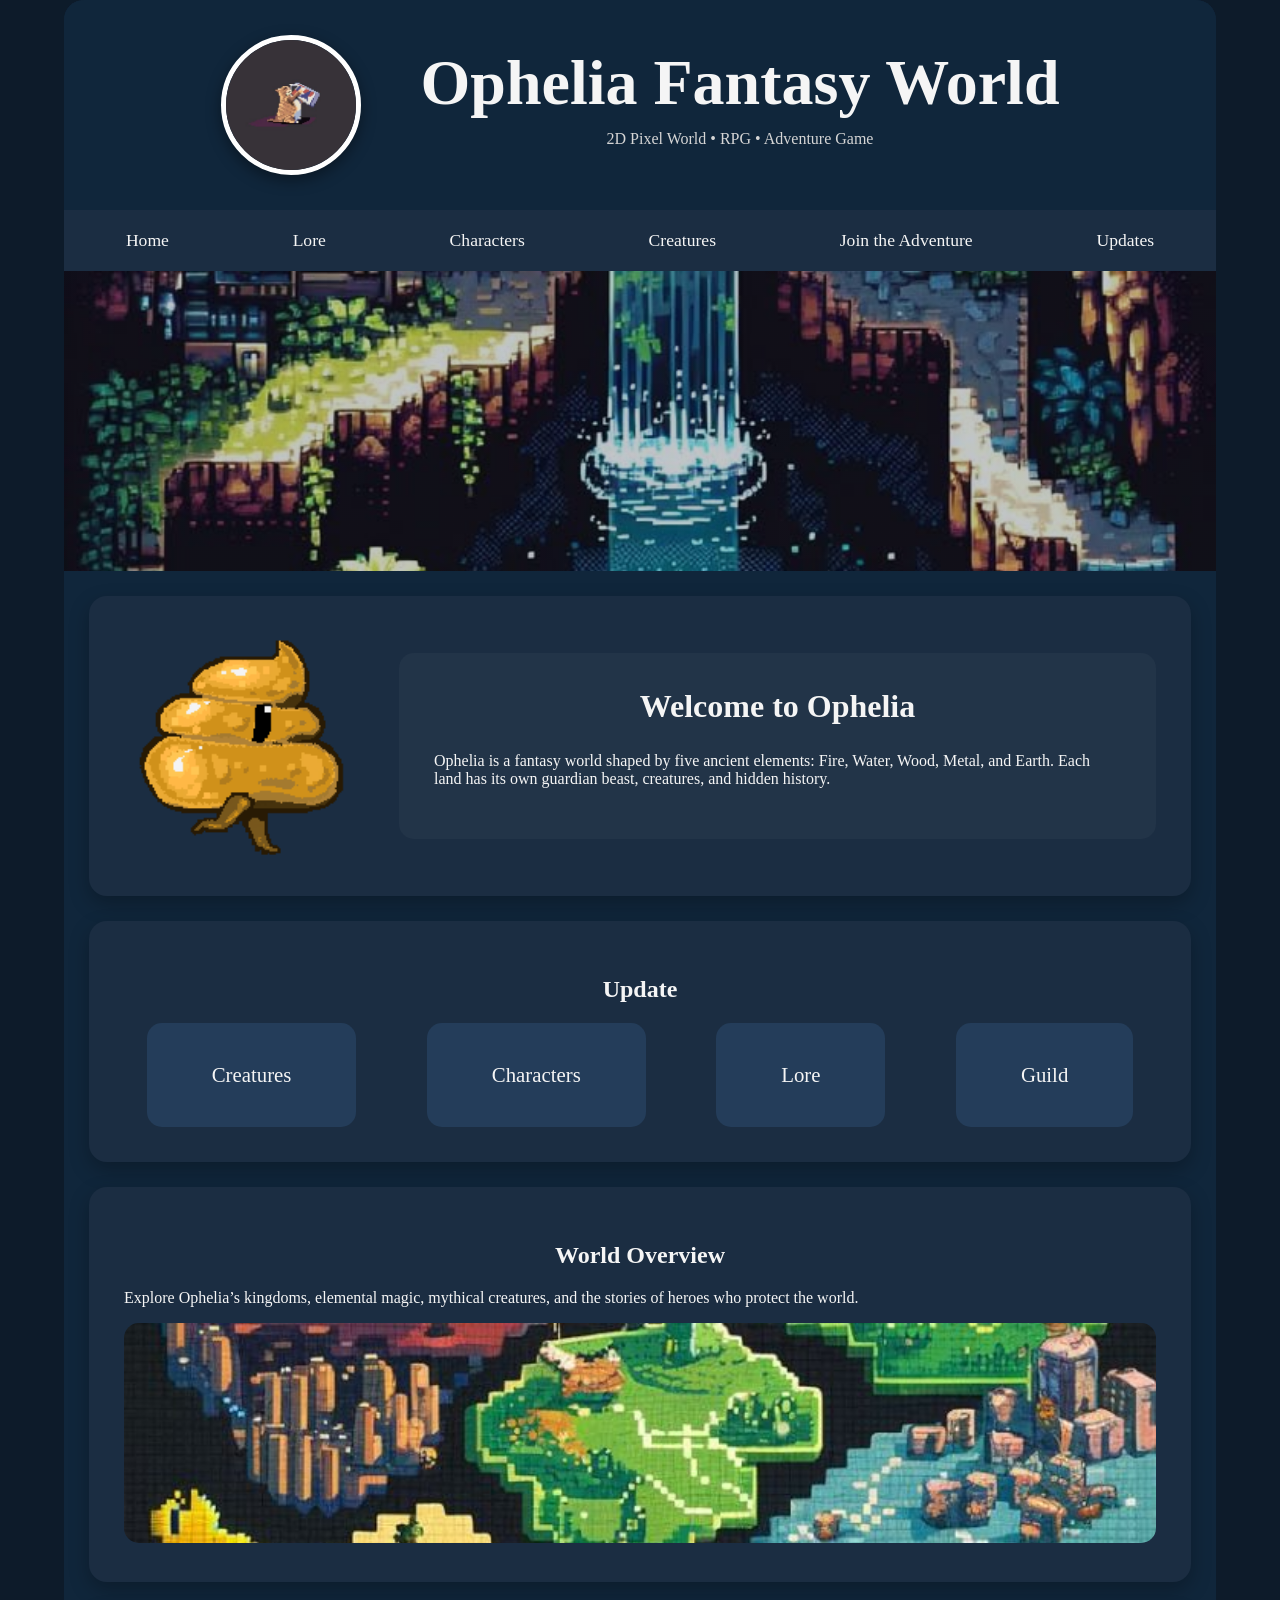
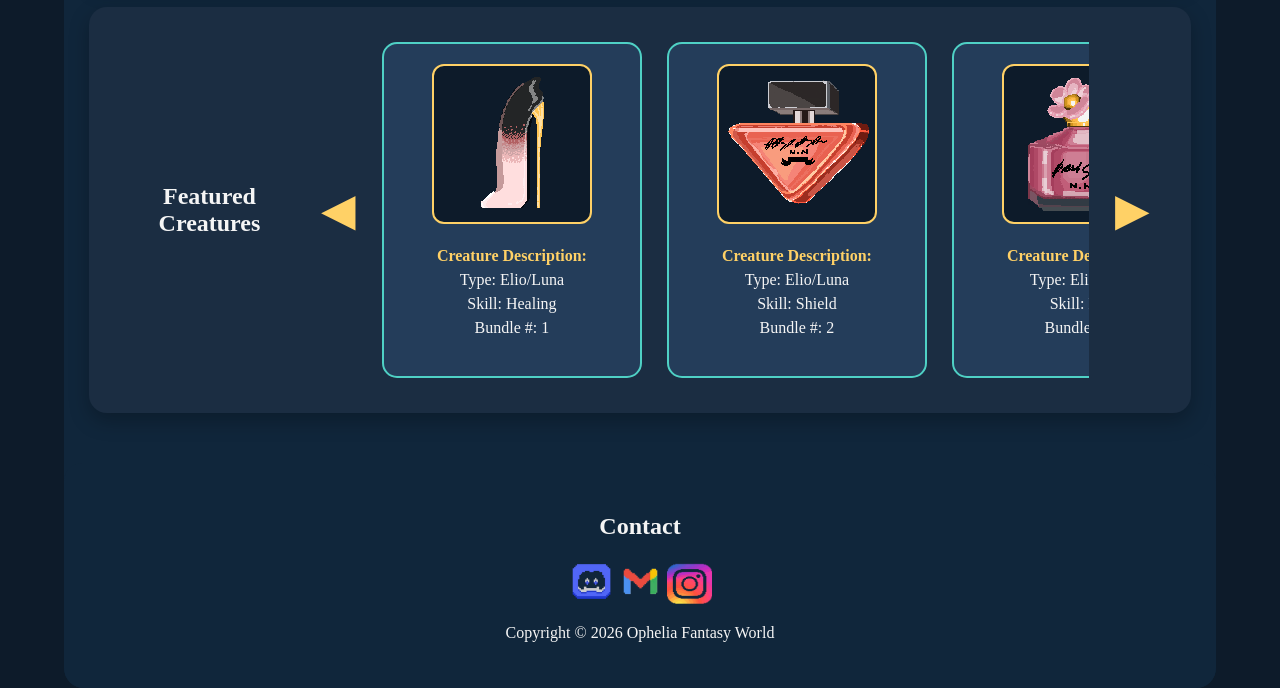
<file: index.html>
<!DOCTYPE html>
<html lang="en">
<head>

<!-- Google tag (gtag.js) -->
    <script async src="https://www.googletagmanager.com/gtag/js?id=G-2VYM9FQM9H"></script>
        <script>
            window.dataLayer = window.dataLayer || [];
            function gtag(){dataLayer.push(arguments);}
            gtag('js', new Date());

            gtag('config', 'G-2VYM9FQM9H');
    </script>

    <title>Ophelia Fantasy World</title>
    <meta charset="utf-8">
    <meta name="viewport" content="width=device-width, initial-scale=1.0">
    <link rel="stylesheet" href="ophelia.css">
</head>
<body>
<div id="wrapper">
    <header>

        <img class="logo" src="images/logo.jpg" alt="Ophelia Logo">

        <div class="title">
            <h1><a href="index.html">Ophelia Fantasy World</a></h1>
            <p>2D Pixel World • RPG • Adventure Game</p>
        </div>
    </header>

    <nav>
        <ul>
            <li><a href="index.html">Home</a></li>
            <li><a href="lore.html">Lore</a></li>
            <li><a href="characters.html">Characters</a></li>
            <li><a href="creatures.html">Creatures</a></li>
            <li><a href="jointheadventure.html">Join the Adventure</a></li>
            <li><a href="updates.html">Updates</a></li>
        </ul>
    </nav>

    <div id="homehero"></div>

    <main>
    <section class="featured"> 
        <img src="images/Shit.png" alt="Featured character">
        <div>
            <h2>Welcome to Ophelia</h2>
            <p>
                Ophelia is a fantasy world shaped by five ancient elements:
                Fire, Water, Wood, Metal, and Earth. Each land has its own
                guardian beast, creatures, and hidden history.
            </p>
        </div>
    </section>

    <section class="updates">
        <h2>Update</h2>
        <div class="update-boxes">
            <a href="creatures.html">Creatures</a>
            <a href="characters.html">Characters</a>
            <a href="lore.html">Lore</a>
            <a href="jointheadventure.html">Guild</a>
        </div>
    </section>

    <section class="overview">
        <h2>World Overview</h2>
        <p>
            Explore Ophelia’s kingdoms, elemental magic, mythical creatures,
            and the stories of heroes who protect the world.
        </p>
        <img src="images/landscape.jpg" alt="Ophelia landscape">
    </section>

    <section class="creature-carousel">
        <h2>Featured Creatures</h2>

        <button class="arrow left">&#9664;</button>

            <div class="creature-track">
                <div class="creature-card">
                    <img src="images/Enemy_3.png" alt="Creature 1">
                    <p>
                    <strong>Creature Description:</strong><br>
                    Type: Elio/Luna<br>
                    Skill: Healing<br>
                    Bundle #: 1
                    </p>
                </div>

                <div class="creature-card">
                    <img src="images/Enemy_4.png" alt="Creature 2">
                    <p>
                    <strong>Creature Description:</strong><br>
                    Type: Elio/Luna<br>
                    Skill: Shield<br>
                    Bundle #: 2
                    </p>
                </div>

                <div class="creature-card">
                    <img src="images/Enemy_5.png" alt="Creature 3">
                    <p>
                    <strong>Creature Description:</strong><br>
                    Type: Elio/Luna<br>
                    Skill: Fire<br>
                    Bundle #: 3
                    </p>
                </div>
            </div>

        <button class="arrow right">&#9654;</button>
    </section>

    </main>

    <footer>
        <h2>Contact</h2>

        <div class="contact-links">
            <a class="contact-btn"
                href="https://discord.gg/yourInviteCode"
                target="_blank">
                <img src="images/discord_pixel.png" alt="Discord">
            </a>

            <a class="contact-btn"
            href="mailto:opheliafantasyworld@gmail.com">
                <img src="images/gmail_pixel.png" alt="Email">
            </a>

            <a class="contact-btn"
                href="https://instagram.com/opheliafantasyworld"
                target="_blank">
                <img src="images/instargram_pixel.png" alt="Instagram">
            </a>
    </div>

    <p>Copyright &copy; 2026 Ophelia Fantasy World</p>
</footer>

    </div>

    <script>
        const track = document.querySelector(".creature-track");
        const leftArrow = document.querySelector(".left");
        const rightArrow = document.querySelector(".right");

        leftArrow.addEventListener("click", function() {
            track.scrollBy({
                left: -300,
                behavior: "smooth"
            });
        });

        rightArrow.addEventListener("click", function() {
            track.scrollBy({
                left: 300,
                behavior: "smooth"
            });
        });
    </script>

</body>
</html>
</file>
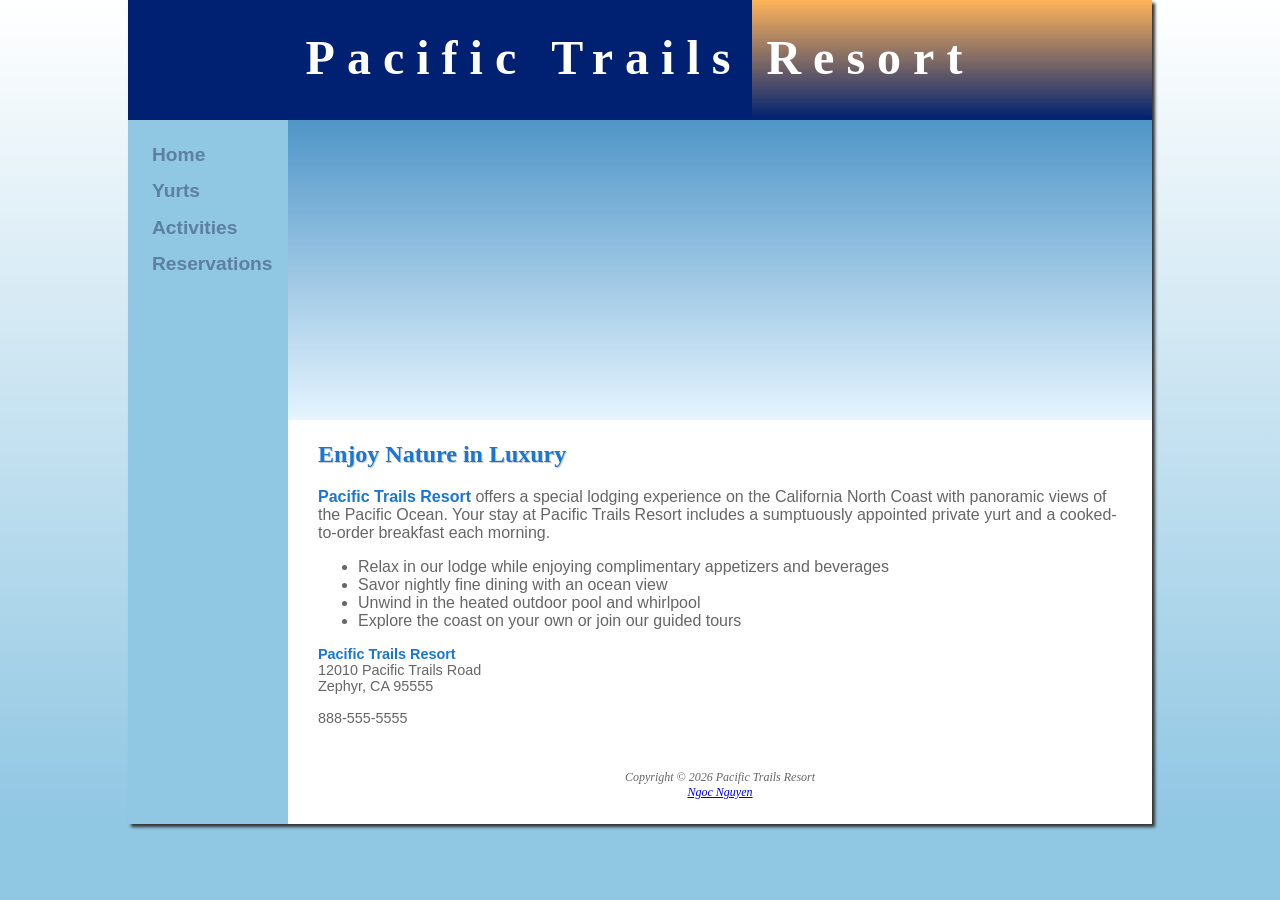
<file: nnguyent-ch10CS/nnguyent-ch10CS/index.html>
<!DOCTYPE html>
<html lang="en">
<head>
    <title>Pacific Trails Resort</title>
    <meta charset="utf-8">
    <meta name="viewport" content="width=device-width, initial-scale=1.0">
    <link rel="stylesheet" href="pacific.css">
</head>
<body>
<div id="wrapper">
    <header>
        <h1><a href="index.html">Pacific Trails Resort</a></h1>
    </header>

    <nav>
        <ul>
            <li><a href="index.html">Home</a></li>
            <li><a href="yurts.html">Yurts</a></li>
            <li><a href="activities.html">Activities</a></li>
            <li><a href="reservations.html">Reservations</a></li>
        </ul>
    </nav>

    <div id="homehero"></div>

    <main>
        <h2>Enjoy Nature in Luxury</h2>
        <p>
            <span class="resort">Pacific Trails Resort</span> offers a special lodging
            experience on the California North Coast with panoramic views of the Pacific Ocean.
            Your stay at Pacific Trails Resort includes a sumptuously appointed private yurt
            and a cooked-to-order breakfast each morning.
        </p>
        <ul>
            <li>Relax in our lodge while enjoying complimentary appetizers and beverages</li>
            <li>Savor nightly fine dining with an ocean view</li>
            <li>Unwind in the heated outdoor pool and whirlpool</li>
            <li>Explore the coast on your own or join our guided tours</li>
        </ul>
        <div id="contact">
            <span class="resort">Pacific Trails Resort</span><br>
            12010 Pacific Trails Road<br>
            Zephyr, CA 95555<br><br>
            888-555-5555
        </div>
    </main>

    <footer>
        Copyright &copy; 2026 Pacific Trails Resort<br>
        <a href="mailto:aava91004@gmail.com">Ngoc Nguyen</a>
    </footer>
</div>
</body>
</html>
</file>
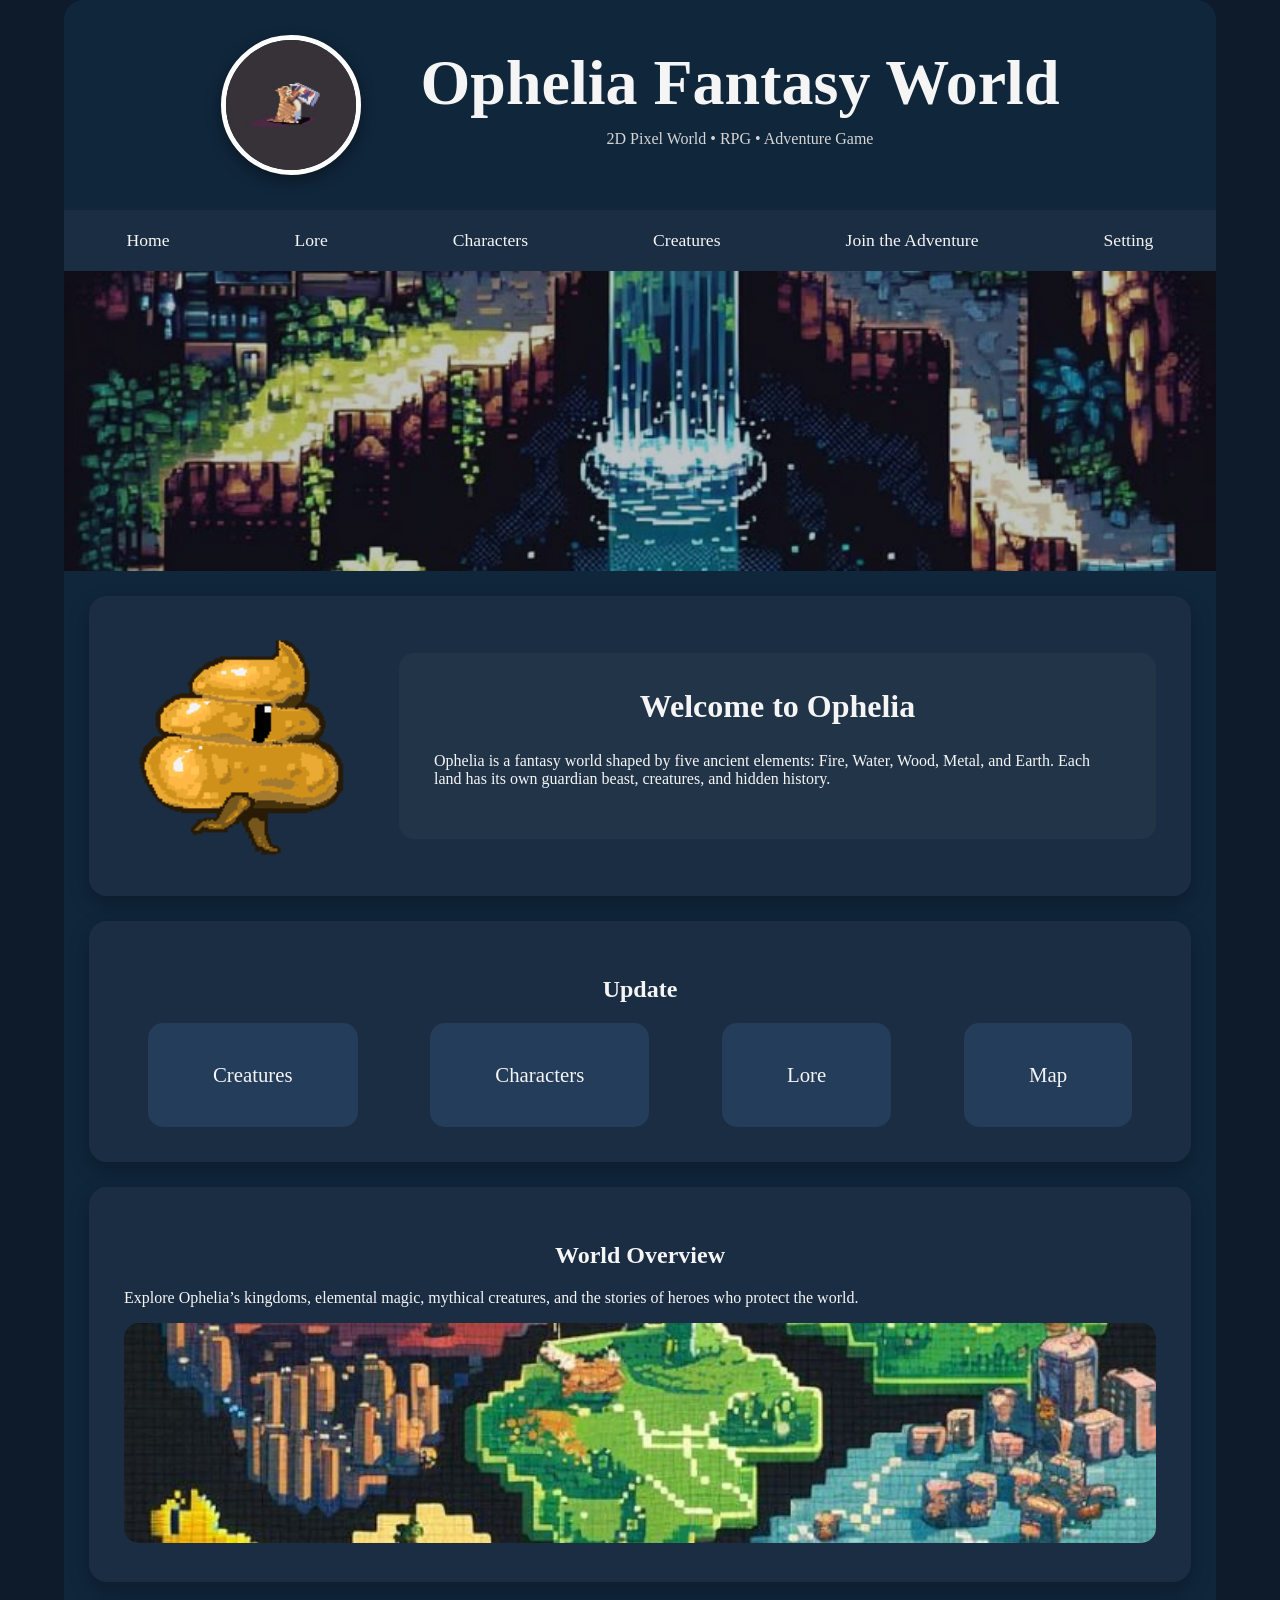
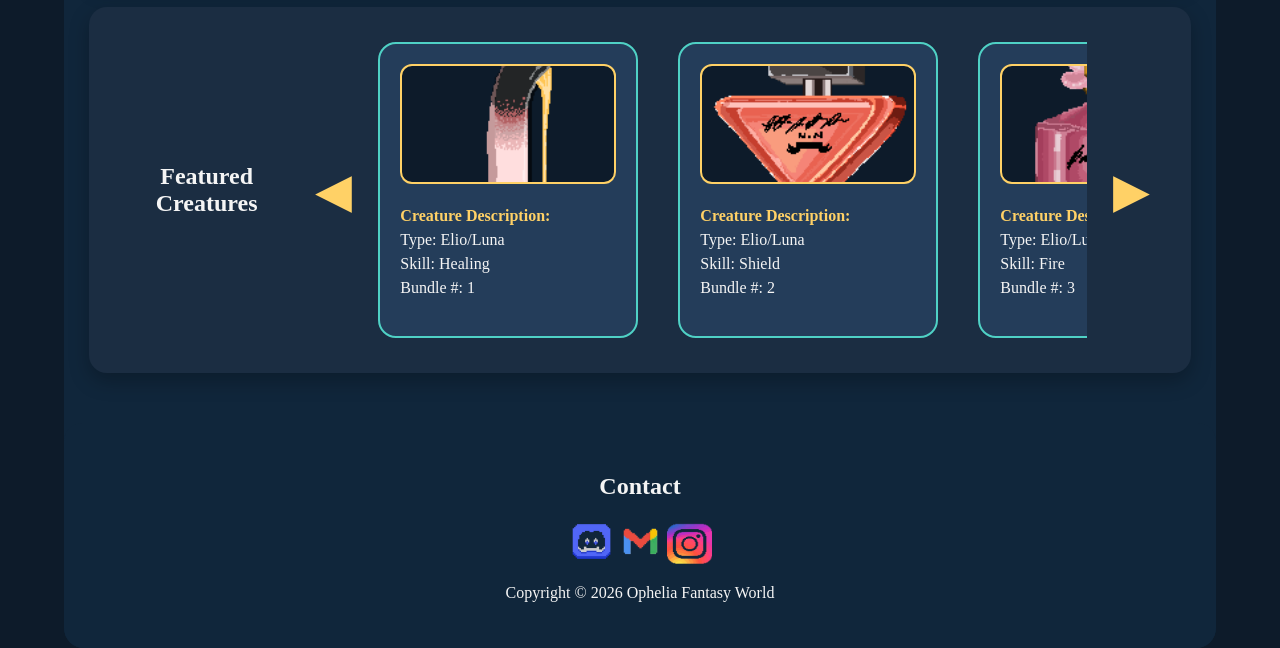
<file: nnguyent-Project Assignment - Project Update 1/nnguyent-Project Assignment - Project Update 1/index.html>
<!DOCTYPE html>
<html lang="en">
<head>
    <title>Ophelia Fantasy World</title>
    <meta charset="utf-8">
    <meta name="viewport" content="width=device-width, initial-scale=1.0">
    <link rel="stylesheet" href="ophelia.css">
</head>
<body>
<div id="wrapper">
    <header>

        <img class="logo" src="images/logo.jpg" alt="Ophelia Logo">

        <div class="title">
            <h1><a href="index.html">Ophelia Fantasy World</a></h1>
            <p>2D Pixel World • RPG • Adventure Game</p>
        </div>
    </header>

    <nav>
        <ul>
            <li><a href="index.html">Home</a></li>
            <li><a href="lore.html">Lore</a></li>
            <li><a href="characters.html">Characters</a></li>
            <li><a href="creatures.html">Creatures</a></li>
            <li><a href="contact.html">Join the Adventure</a></li>
            <li><a href="setting.html">Setting</a></li>
        </ul>
    </nav>

    <div id="homehero"></div>

    <main>
    <section class="featured">
        <img src="images/Shit.png" alt="Featured character">
        <div>
            <h2>Welcome to Ophelia</h2>
            <p>
                Ophelia is a fantasy world shaped by five ancient elements:
                Fire, Water, Wood, Metal, and Earth. Each land has its own
                guardian beast, creatures, and hidden history.
            </p>
        </div>
    </section>

    <section class="updates">
        <h2>Update</h2>
        <div class="update-boxes">
            <a href="creatures.html">Creatures</a>
            <a href="characters.html">Characters</a>
            <a href="lore.html">Lore</a>
            <a href="setting.html">Map</a>
        </div>
    </section>

    <section class="overview">
        <h2>World Overview</h2>
        <p>
            Explore Ophelia’s kingdoms, elemental magic, mythical creatures,
            and the stories of heroes who protect the world.
        </p>
        <img src="images/landscape.jpg" alt="Ophelia landscape">
    </section>

    <section class="creature-carousel">
        <h2>Featured Creatures</h2>

        <button class="arrow left">&#9664;</button>

            <div class="creature-track">
                <div class="creature-card">
                    <img src="images/Enemy_3.png" alt="Creature 1">
                    <p>
                    <strong>Creature Description:</strong><br>
                    Type: Elio/Luna<br>
                    Skill: Healing<br>
                    Bundle #: 1
                    </p>
                </div>

                <div class="creature-card">
                    <img src="images/Enemy_4.png" alt="Creature 2">
                    <p>
                    <strong>Creature Description:</strong><br>
                    Type: Elio/Luna<br>
                    Skill: Shield<br>
                    Bundle #: 2
                    </p>
                </div>

                <div class="creature-card">
                    <img src="images/Enemy_5.png" alt="Creature 3">
                    <p>
                    <strong>Creature Description:</strong><br>
                    Type: Elio/Luna<br>
                    Skill: Fire<br>
                    Bundle #: 3
                    </p>
                </div>
            </div>

        <button class="arrow right">&#9654;</button>
    </section>

    </main>

    <footer>
        <h2>Contact</h2>

        <div class="contact-links">
            <a class="contact-btn"
                href="https://discord.gg/yourInviteCode"
                target="_blank">
                <img src="images/discord_pixel.png" alt="Discord">
            </a>

            <a class="contact-btn"
            href="mailto:opheliafantasyworld@gmail.com">
                <img src="images/gmail_pixel.png" alt="Email">
            </a>

            <a class="contact-btn"
                href="https://instagram.com/opheliafantasyworld"
                target="_blank">
                <img src="images/instargram_pixel.png" alt="Instagram">
            </a>
    </div>

    <p>Copyright &copy; 2026 Ophelia Fantasy World</p>
</footer>

    </div>

    <script>
        const track = document.querySelector(".creature-track");
        const leftArrow = document.querySelector(".left");
        const rightArrow = document.querySelector(".right");

        leftArrow.addEventListener("click", function() {
            track.scrollBy({
                left: -300,
                behavior: "smooth"
            });
        });

        rightArrow.addEventListener("click", function() {
            track.scrollBy({
                left: 300,
                behavior: "smooth"
            });
        });
    </script>

</body>
</html>
</file>
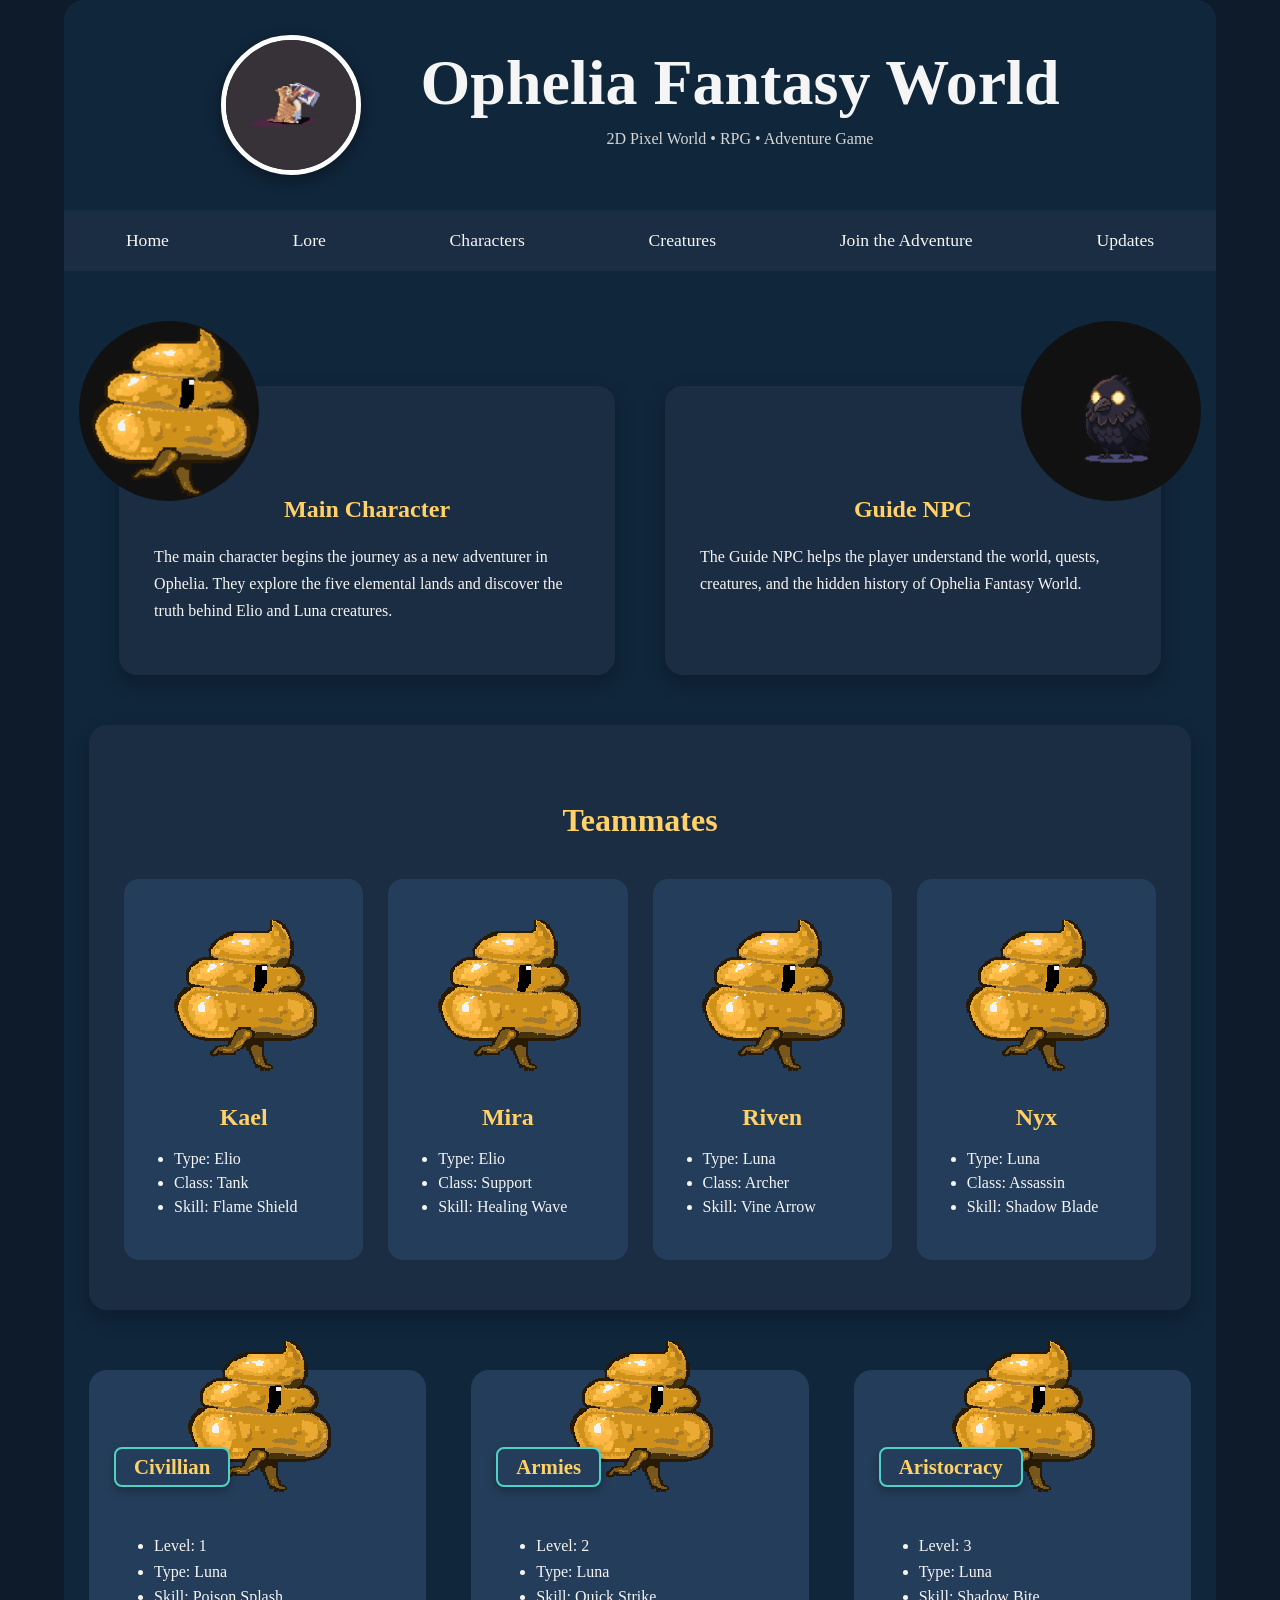
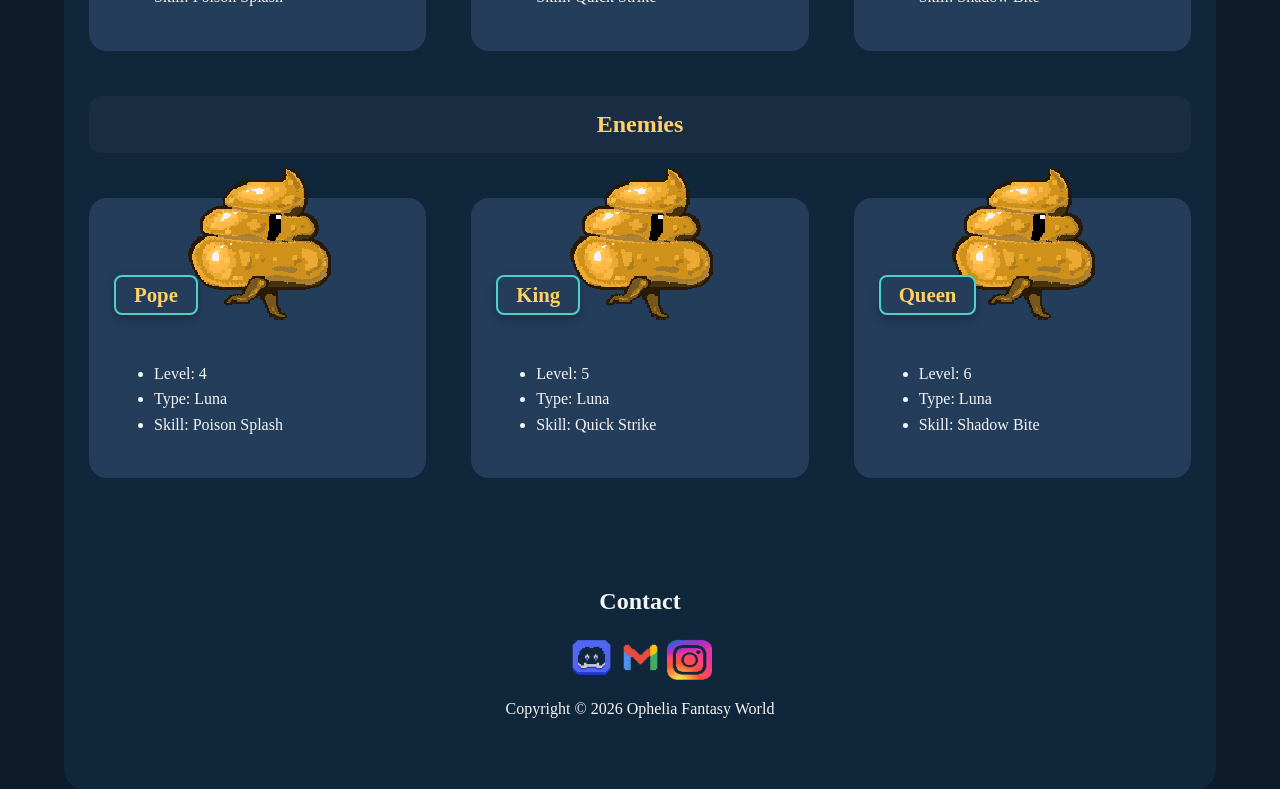
<file: characters.html>
<!DOCTYPE html>
<html lang="en">
<head>

<!-- Google tag (gtag.js) -->
    <script async src="https://www.googletagmanager.com/gtag/js?id=G-2VYM9FQM9H"></script>
        <script>
            window.dataLayer = window.dataLayer || [];
            function gtag(){dataLayer.push(arguments);}
            gtag('js', new Date());

            gtag('config', 'G-2VYM9FQM9H');
    </script>

    <title>Ophelia Fantasy World</title>
    <meta charset="utf-8">
    <meta name="viewport" content="width=device-width, initial-scale=1.0">
    <link rel="stylesheet" href="ophelia.css">
</head>
<body>
<div id="wrapper">
    <header>

        <img class="logo" src="images/logo.jpg" alt="Ophelia Logo">

        <div class="title">
            <h1><a href="index.html">Ophelia Fantasy World</a></h1>
            <p>2D Pixel World • RPG • Adventure Game</p>
        </div>
    </header>

    <nav>
        <ul>
            <li><a href="index.html">Home</a></li>
            <li><a href="lore.html">Lore</a></li>
            <li><a href="characters.html">Characters</a></li>
            <li><a href="creatures.html">Creatures</a></li>
            <li><a href="jointheadventure.html">Join the Adventure</a></li>
            <li><a href="updates.html">Updates</a></li>
        </ul>
    </nav>

    <main> 
        
        <section class="character-top">

            <div class="character-box">
                <div class="circle-img left-circle">
                    <img src="images/Shit.png" alt="Main Character">
                </div>

                <h2>Main Character</h2>
                <p>The main character begins the journey as a new adventurer in Ophelia.
                    They explore the five elemental lands and discover the truth behind Elio and Luna creatures.
                </p>
            </div>

            <div class="character-box">
                <div class="circle-img right-circle">
                    <img src="images/guide.png" alt="Guide NPC">
                </div>

                <h2>Guide NPC</h2>
                <p> The Guide NPC helps the player understand the world, quests, creatures,
                    and the hidden history of Ophelia Fantasy World.
                </p>
            </div>

        </section>

        <section class="teammates">

            <h2>Teammates</h2>

                <div class="teammate-grid">

                    <div class="teammate-card">
                        <img src="images/Shit.png" alt="Fire Teammate">
                        <h3>Kael</h3>
                        <ul>
                            <li>Type: Elio</li>
                            <li>Class: Tank</li>
                            <li>Skill: Flame Shield</li>
                        </ul>
                    </div>

                    <div class="teammate-card">
                        <img src="images/Shit.png" alt="Water Teammate">
                        <h3>Mira</h3>
                        <ul>
                            <li>Type: Elio</li>
                            <li>Class: Support</li>
                            <li>Skill: Healing Wave</li>
                        </ul>
                    </div>

                    <div class="teammate-card">
                        <img src="images/Shit.png" alt="Wood Teammate">
                        <h3>Riven</h3>
                        <ul>
                            <li>Type: Luna</li>
                            <li>Class: Archer</li>
                            <li>Skill: Vine Arrow</li>
                        </ul>
                    </div>

                    <div class="teammate-card">
                        <img src="images/Shit.png" alt="Metal Teammate">
                        <h3>Nyx</h3>
                        <ul>
                            <li>Type: Luna</li>
                            <li>Class: Assassin</li>
                            <li>Skill: Shadow Blade</li>
                        </ul>
                    </div>
                </div>

        </section>

        <section class="enemies">

            <div class="enemy-grid">

                <div class="enemy-card">
                    <img src="images/Shit.png" alt="Enemy 1">

                    <div class="enemy-info">
                        <h3>Civillian</h3>

                        <ul>
                            <li>Level: 1</li>
                            <li>Type: Luna</li>
                            <li>Skill: Poison Splash</li>
                        </ul>
                    </div>
                </div>

                <div class="enemy-card">
                    <img src="images/Shit.png" alt="Enemy 2">

                        <div class="enemy-info">
                            <h3>Armies</h3>

                                <ul>
                                    <li>Level: 2</li>
                                    <li>Type: Luna</li>
                                    <li>Skill: Quick Strike</li>
                                </ul>
                        </div>
                </div>

                <div class="enemy-card">
                    <img src="images/Shit.png" alt="Enemy 3">

                    <div class="enemy-info">
                        <h3>Aristocracy</h3>

                        <ul>
                            <li>Level: 3</li>
                            <li>Type: Luna</li>
                            <li>Skill: Shadow Bite</li>
                        </ul>
                    </div>
                </div>
            </div>

            <h2>Enemies</h2>

                <div class="enemy-grid">

                    <div class="enemy-card">
                        <img src="images/Shit.png" alt="Enemy 4">

                        <div class="enemy-info">
                            <h3>Pope</h3>

                            <ul>
                                <li>Level: 4</li>
                                <li>Type: Luna</li>
                                <li>Skill: Poison Splash</li>
                            </ul>
                        </div>
                    </div>

                    <div class="enemy-card">
                        <img src="images/Shit.png" alt="Enemy 5">

                        <div class="enemy-info">
                            <h3>King</h3>

                                <ul>
                                    <li>Level: 5</li>
                                    <li>Type: Luna</li>
                                    <li>Skill: Quick Strike</li>
                                </ul>
                        </div>
                    </div>

                    <div class="enemy-card">
                        <img src="images/Shit.png" alt="Enemy 6">

                        <div class="enemy-info">
                            <h3>Queen</h3>

                            <ul>
                                <li>Level: 6</li>
                                <li>Type: Luna</li>
                                <li>Skill: Shadow Bite</li>
                            </ul>
                        </div>
                    </div>
                </div>
        </section>

        <footer>
            <h2>Contact</h2>

            <div class="contact-links">
                <a class="contact-btn"
                    href="https://discord.gg/yourInviteCode"
                    target="_blank">
                    <img src="images/discord_pixel.png" alt="Discord">
                </a>

                <a class="contact-btn"
                    href="mailto:opheliafantasyworld@gmail.com">
                    <img src="images/gmail_pixel.png" alt="Email">
                </a>

                <a class="contact-btn"
                    href="https://instagram.com/opheliafantasyworld"
                    target="_blank">
                    <img src="images/instargram_pixel.png" alt="Instagram">
                </a>
            </div>

            <p>Copyright &copy; 2026 Ophelia Fantasy World</p>
        </footer>
    </main>

</div>
</file>
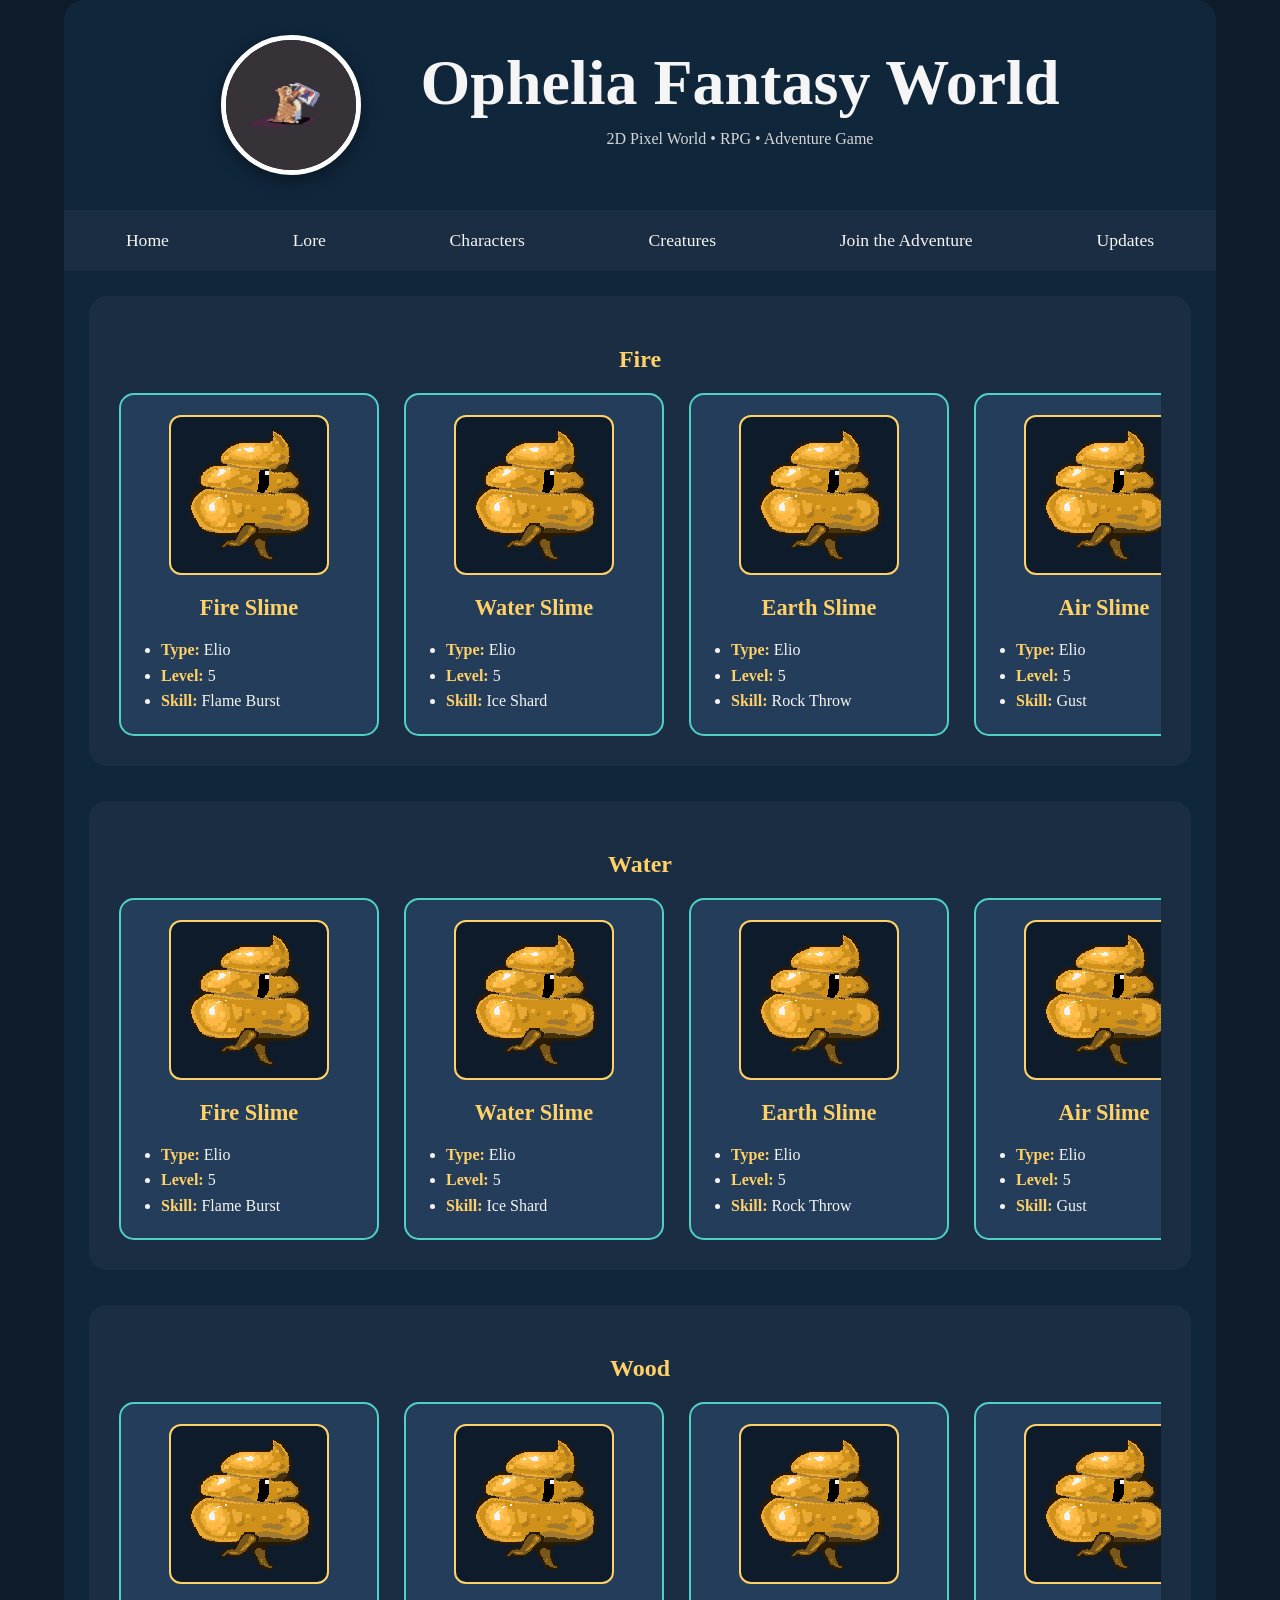
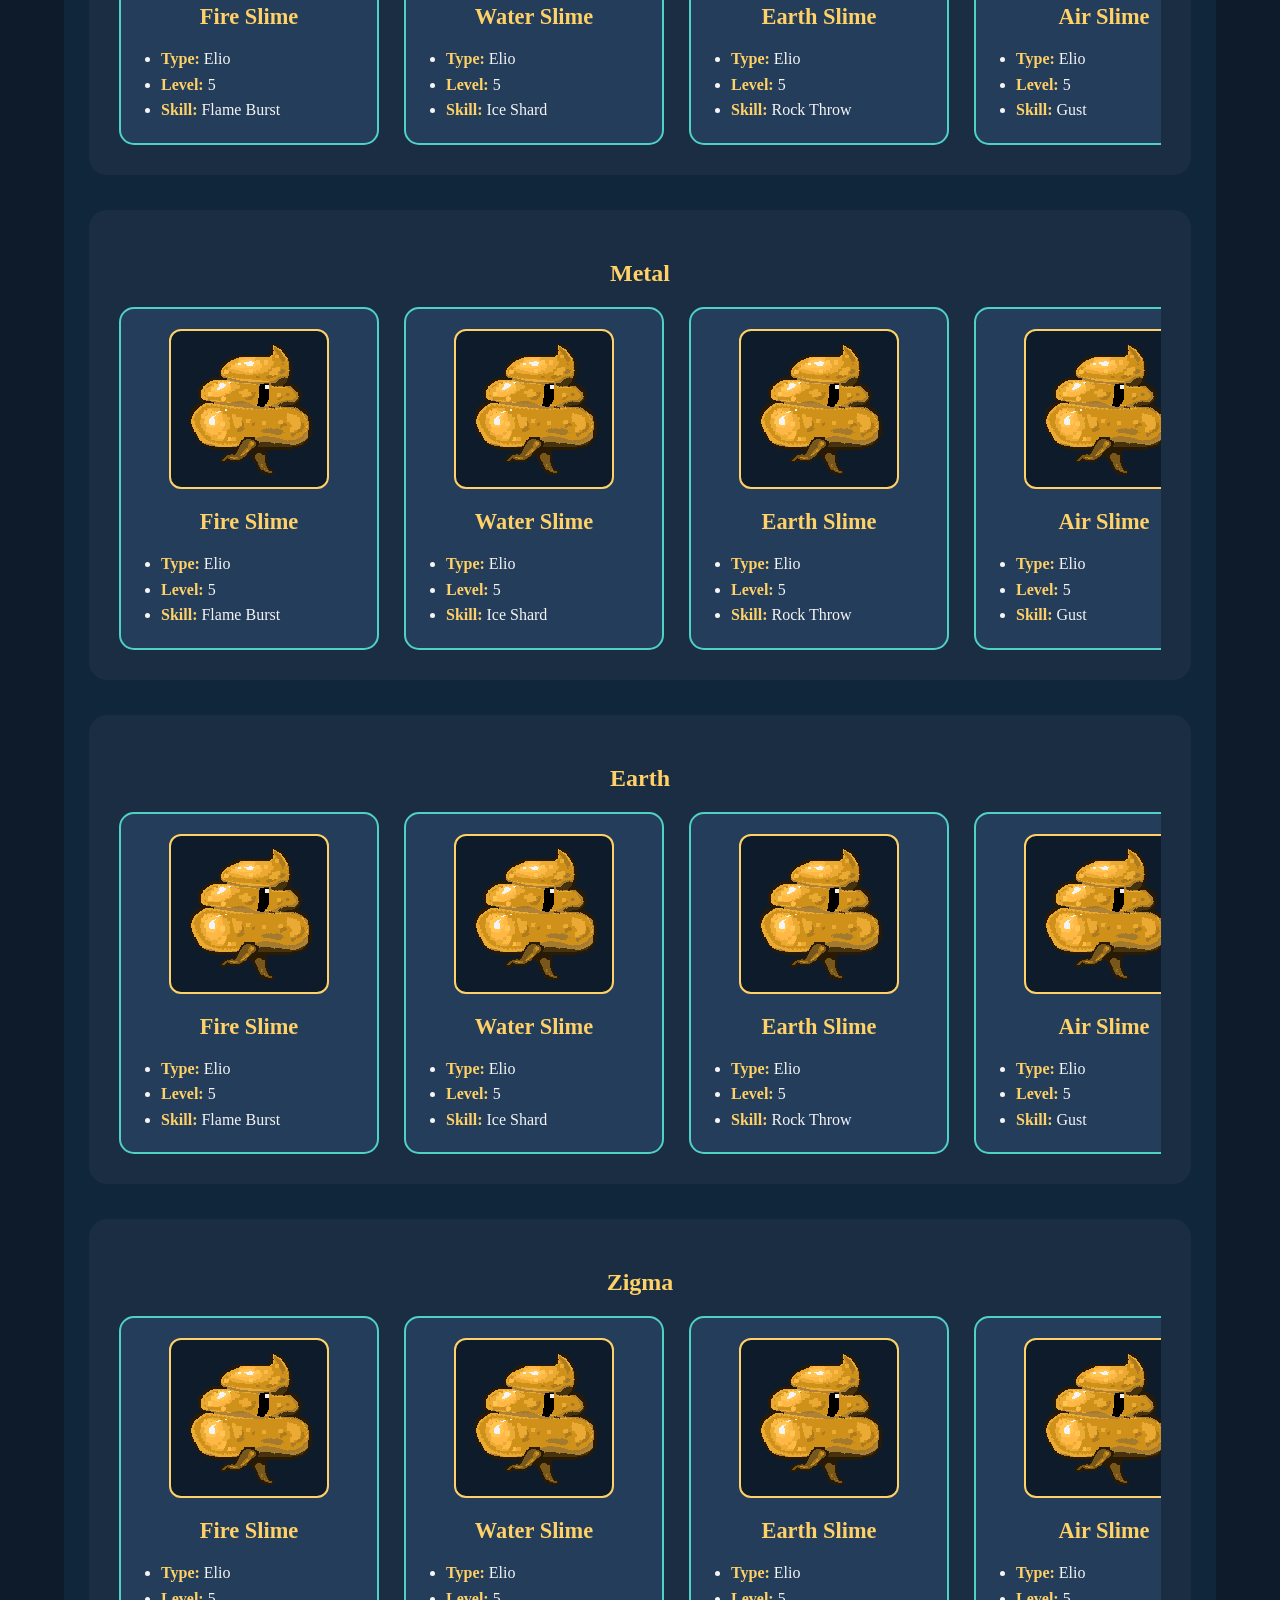
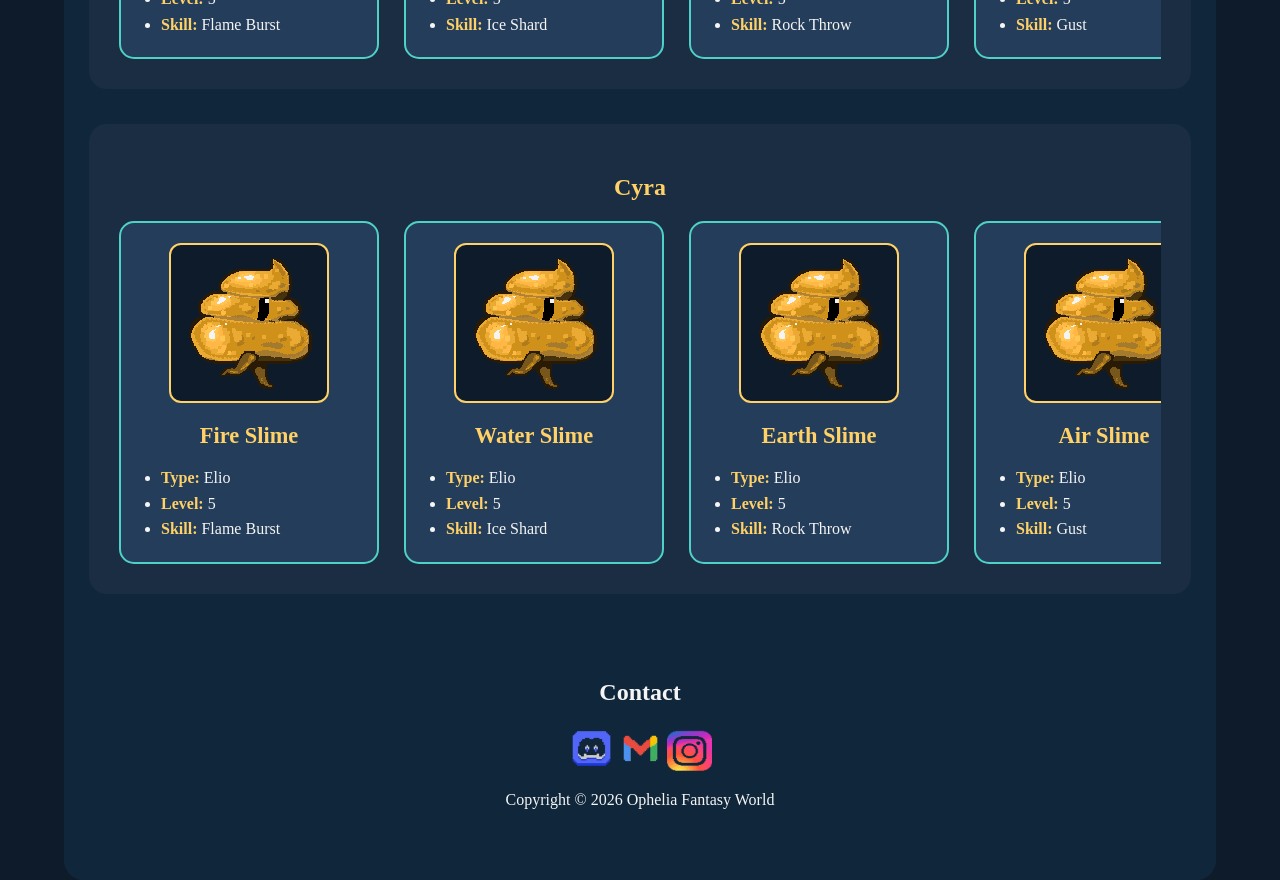
<file: creatures.html>
<!DOCTYPE html>
<html lang="en">
<head>

<!-- Google tag (gtag.js) -->
    <script async src="https://www.googletagmanager.com/gtag/js?id=G-2VYM9FQM9H"></script>
        <script>
            window.dataLayer = window.dataLayer || [];
            function gtag(){dataLayer.push(arguments);}
            gtag('js', new Date());

            gtag('config', 'G-2VYM9FQM9H');
    </script>

    <title>Ophelia Fantasy World</title>
    <meta charset="utf-8">
    <meta name="viewport" content="width=device-width, initial-scale=1.0">
    <link rel="stylesheet" href="ophelia.css">
</head>

<body>
<div id="wrapper">
    <header>

        <img class="logo" src="images/logo.jpg" alt="Ophelia Logo">

        <div class="title">
            <h1><a href="index.html">Ophelia Fantasy World</a></h1>
            <p>2D Pixel World • RPG • Adventure Game</p>
        </div>
    </header>

    <nav>
        <ul>
            <li><a href="index.html">Home</a></li>
            <li><a href="lore.html">Lore</a></li>
            <li><a href="characters.html">Characters</a></li>
            <li><a href="creatures.html">Creatures</a></li>
            <li><a href="jointheadventure.html">Join the Adventure</a></li>
            <li><a href="updates.html">Updates</a></li>
        </ul>
    </nav>
 

    <main>
        
    <section class="element-section">

    <h2>Fire</h2>

    <div class="slider">

        <div class="creature-container">

            <div class="creature-track">

                <!-- Creature 1 -->
                <div class="creature-card">
                    <img src="images/Shit.png" alt="Fire Slime">

                    <h3>Fire Slime</h3>

                        <ul>
                            <li><strong>Type:</strong> Elio</li>
                            <li><strong>Level:</strong> 5</li>
                            <li><strong>Skill:</strong> Flame Burst</li>
                         </ul>
                </div>

                <!-- Creature 2 -->
                <div class="creature-card">
                    <img src="images/Shit.png" alt="Water Slime">

                    <h3>Water Slime</h3>

                        <ul>
                            <li><strong>Type:</strong> Elio</li>
                            <li><strong>Level:</strong> 5</li>
                            <li><strong>Skill:</strong> Ice Shard</li>
                         </ul>
                </div>

                <!-- Creature 3 -->
                <div class="creature-card">
                    <img src="images/Shit.png" alt="Earth Slime">

                    <h3>Earth Slime</h3>

                        <ul>
                            <li><strong>Type:</strong> Elio</li>
                            <li><strong>Level:</strong> 5</li>
                            <li><strong>Skill:</strong> Rock Throw</li>
                         </ul>
                </div>

                <!-- Creature 4 -->
                <div class="creature-card">
                    <img src="images/Shit.png" alt="Air Slime">

                    <h3>Air Slime</h3>

                        <ul>
                            <li><strong>Type:</strong> Elio</li>
                            <li><strong>Level:</strong> 5</li>
                            <li><strong>Skill:</strong> Gust</li>
                         </ul>
                </div>

                <!-- Creature 5 -->
                <div class="creature-card">
                    <img src="images/Shit.png" alt="Light Slime">

                    <h3>Light Slime</h3>

                        <ul>
                            <li><strong>Type:</strong> Elio</li>
                            <li><strong>Level:</strong> 5</li>
                            <li><strong>Skill:</strong> Shine</li>
                         </ul>
                </div>

                <!-- Creature 6 -->
                <div class="creature-card">
                    <img src="images/Shit.png" alt="Dark Slime">

                    <h3>Dark Slime</h3>

                        <ul>
                            <li><strong>Type:</strong> Elio</li>
                            <li><strong>Level:</strong> 5</li>
                            <li><strong>Skill:</strong> Shadow Blast</li>
                         </ul>
               </div>
            </div>
        </div>
    </div>
    </section>

    <section class="element-section">

    <h2>Water</h2>

    <div class="slider">

        <div class="creature-container">

            <div class="creature-track">

                <!-- Creature 1 -->
                <div class="creature-card">
                    <img src="images/Shit.png" alt="Fire Slime">

                    <h3>Fire Slime</h3>

                        <ul>
                            <li><strong>Type:</strong> Elio</li>
                            <li><strong>Level:</strong> 5</li>
                            <li><strong>Skill:</strong> Flame Burst</li>
                         </ul>
                </div>

                <!-- Creature 2 -->
                <div class="creature-card">
                    <img src="images/Shit.png" alt="Water Slime">

                    <h3>Water Slime</h3>

                        <ul>
                            <li><strong>Type:</strong> Elio</li>
                            <li><strong>Level:</strong> 5</li>
                            <li><strong>Skill:</strong> Ice Shard</li>
                         </ul>
                </div>

                <!-- Creature 3 -->
                <div class="creature-card">
                    <img src="images/Shit.png" alt="Earth Slime">

                    <h3>Earth Slime</h3>

                        <ul>
                            <li><strong>Type:</strong> Elio</li>
                            <li><strong>Level:</strong> 5</li>
                            <li><strong>Skill:</strong> Rock Throw</li>
                         </ul>
                </div>

                <!-- Creature 4 -->
                <div class="creature-card">
                    <img src="images/Shit.png" alt="Air Slime">

                    <h3>Air Slime</h3>

                        <ul>
                            <li><strong>Type:</strong> Elio</li>
                            <li><strong>Level:</strong> 5</li>
                            <li><strong>Skill:</strong> Gust</li>
                         </ul>
                </div>

                <!-- Creature 5 -->
                <div class="creature-card">
                    <img src="images/Shit.png" alt="Light Slime">

                    <h3>Light Slime</h3>

                        <ul>
                            <li><strong>Type:</strong> Elio</li>
                            <li><strong>Level:</strong> 5</li>
                            <li><strong>Skill:</strong> Shine</li>
                         </ul>
                </div>

                <!-- Creature 6 -->
                <div class="creature-card">
                    <img src="images/Shit.png" alt="Dark Slime">

                    <h3>Dark Slime</h3>

                        <ul>
                            <li><strong>Type:</strong> Elio</li>
                            <li><strong>Level:</strong> 5</li>
                            <li><strong>Skill:</strong> Shadow Blast</li>
                         </ul>
                </div>

            </div>

        </div>

    </div>

    </section>

       <section class="element-section">

    <h2>Wood</h2>

    <div class="slider">

        <div class="creature-container">

            <div class="creature-track">

                <!-- Creature 1 -->
                <div class="creature-card">
                    <img src="images/Shit.png" alt="Fire Slime">

                    <h3>Fire Slime</h3>

                        <ul>
                            <li><strong>Type:</strong> Elio</li>
                            <li><strong>Level:</strong> 5</li>
                            <li><strong>Skill:</strong> Flame Burst</li>
                         </ul>
                </div>

                <!-- Creature 2 -->
                <div class="creature-card">
                    <img src="images/Shit.png" alt="Water Slime">

                    <h3>Water Slime</h3>

                        <ul>
                            <li><strong>Type:</strong> Elio</li>
                            <li><strong>Level:</strong> 5</li>
                            <li><strong>Skill:</strong> Ice Shard</li>
                         </ul>
                </div>

                <!-- Creature 3 -->
                <div class="creature-card">
                    <img src="images/Shit.png" alt="Earth Slime">

                    <h3>Earth Slime</h3>

                        <ul>
                            <li><strong>Type:</strong> Elio</li>
                            <li><strong>Level:</strong> 5</li>
                            <li><strong>Skill:</strong> Rock Throw</li>
                         </ul>
                </div>

                <!-- Creature 4 -->
                <div class="creature-card">
                    <img src="images/Shit.png" alt="Air Slime">

                    <h3>Air Slime</h3>

                        <ul>
                            <li><strong>Type:</strong> Elio</li>
                            <li><strong>Level:</strong> 5</li>
                            <li><strong>Skill:</strong> Gust</li>
                         </ul>
                </div>

                <!-- Creature 5 -->
                <div class="creature-card">
                    <img src="images/Shit.png" alt="Light Slime">

                    <h3>Light Slime</h3>

                        <ul>
                            <li><strong>Type:</strong> Elio</li>
                            <li><strong>Level:</strong> 5</li>
                            <li><strong>Skill:</strong> Shine</li>
                         </ul>
                </div>

                <!-- Creature 6 -->
                <div class="creature-card">
                    <img src="images/Shit.png" alt="Dark Slime">

                    <h3>Dark Slime</h3>

                        <ul>
                            <li><strong>Type:</strong> Elio</li>
                            <li><strong>Level:</strong> 5</li>
                            <li><strong>Skill:</strong> Shadow Blast</li>
                         </ul>
                </div>

            </div>

        </div>

    </div>

    </section>

    <section class="element-section">

    <h2>Metal</h2>

    <div class="slider">

        <div class="creature-container">

            <div class="creature-track">

                <!-- Creature 1 -->
                <div class="creature-card">
                    <img src="images/Shit.png" alt="Fire Slime">

                    <h3>Fire Slime</h3>

                        <ul>
                            <li><strong>Type:</strong> Elio</li>
                            <li><strong>Level:</strong> 5</li>
                            <li><strong>Skill:</strong> Flame Burst</li>
                         </ul>
                </div>

                <!-- Creature 2 -->
                <div class="creature-card">
                    <img src="images/Shit.png" alt="Water Slime">

                    <h3>Water Slime</h3>

                        <ul>
                            <li><strong>Type:</strong> Elio</li>
                            <li><strong>Level:</strong> 5</li>
                            <li><strong>Skill:</strong> Ice Shard</li>
                         </ul>
                </div>

                <!-- Creature 3 -->
                <div class="creature-card">
                    <img src="images/Shit.png" alt="Earth Slime">

                    <h3>Earth Slime</h3>

                        <ul>
                            <li><strong>Type:</strong> Elio</li>
                            <li><strong>Level:</strong> 5</li>
                            <li><strong>Skill:</strong> Rock Throw</li>
                         </ul>
                </div>

                <!-- Creature 4 -->
                <div class="creature-card">
                    <img src="images/Shit.png" alt="Air Slime">

                    <h3>Air Slime</h3>

                        <ul>
                            <li><strong>Type:</strong> Elio</li>
                            <li><strong>Level:</strong> 5</li>
                            <li><strong>Skill:</strong> Gust</li>
                         </ul>
                </div>

                <!-- Creature 5 -->
                <div class="creature-card">
                    <img src="images/Shit.png" alt="Light Slime">

                    <h3>Light Slime</h3>

                        <ul>
                            <li><strong>Type:</strong> Elio</li>
                            <li><strong>Level:</strong> 5</li>
                            <li><strong>Skill:</strong> Shine</li>
                         </ul>
                </div>

                <!-- Creature 6 -->
                <div class="creature-card">
                    <img src="images/Shit.png" alt="Dark Slime">

                    <h3>Dark Slime</h3>

                        <ul>
                            <li><strong>Type:</strong> Elio</li>
                            <li><strong>Level:</strong> 5</li>
                            <li><strong>Skill:</strong> Shadow Blast</li>
                         </ul>
                </div>

            </div>

        </div>

    </div>

    </section>

       <section class="element-section">

    <h2>Earth</h2>

    <div class="slider">

        <div class="creature-container">

            <div class="creature-track">

                <!-- Creature 1 -->
                <div class="creature-card">
                    <img src="images/Shit.png" alt="Fire Slime">

                    <h3>Fire Slime</h3>

                        <ul>
                            <li><strong>Type:</strong> Elio</li>
                            <li><strong>Level:</strong> 5</li>
                            <li><strong>Skill:</strong> Flame Burst</li>
                         </ul>
                </div>

                <!-- Creature 2 -->
                <div class="creature-card">
                    <img src="images/Shit.png" alt="Water Slime">

                    <h3>Water Slime</h3>

                        <ul>
                            <li><strong>Type:</strong> Elio</li>
                            <li><strong>Level:</strong> 5</li>
                            <li><strong>Skill:</strong> Ice Shard</li>
                         </ul>
                </div>

                <!-- Creature 3 -->
                <div class="creature-card">
                    <img src="images/Shit.png" alt="Earth Slime">

                    <h3>Earth Slime</h3>

                        <ul>
                            <li><strong>Type:</strong> Elio</li>
                            <li><strong>Level:</strong> 5</li>
                            <li><strong>Skill:</strong> Rock Throw</li>
                         </ul>
                </div>

                <!-- Creature 4 -->
                <div class="creature-card">
                    <img src="images/Shit.png" alt="Air Slime">

                    <h3>Air Slime</h3>

                        <ul>
                            <li><strong>Type:</strong> Elio</li>
                            <li><strong>Level:</strong> 5</li>
                            <li><strong>Skill:</strong> Gust</li>
                         </ul>
                </div>

                <!-- Creature 5 -->
                <div class="creature-card">
                    <img src="images/Shit.png" alt="Light Slime">

                    <h3>Light Slime</h3>

                        <ul>
                            <li><strong>Type:</strong> Elio</li>
                            <li><strong>Level:</strong> 5</li>
                            <li><strong>Skill:</strong> Shine</li>
                         </ul>
                </div>

                <!-- Creature 6 -->
                <div class="creature-card">
                    <img src="images/Shit.png" alt="Dark Slime">

                    <h3>Dark Slime</h3>

                        <ul>
                            <li><strong>Type:</strong> Elio</li>
                            <li><strong>Level:</strong> 5</li>
                            <li><strong>Skill:</strong> Shadow Blast</li>
                         </ul>
                </div>

            </div>

        </div>

    </div>

    </section>

    <section class="element-section">

    <h2>Zigma</h2>

    <div class="slider">

        <div class="creature-container">

            <div class="creature-track">

                <!-- Creature 1 -->
                <div class="creature-card">
                    <img src="images/Shit.png" alt="Fire Slime">

                    <h3>Fire Slime</h3>

                        <ul>
                            <li><strong>Type:</strong> Elio</li>
                            <li><strong>Level:</strong> 5</li>
                            <li><strong>Skill:</strong> Flame Burst</li>
                         </ul>
                </div>

                <!-- Creature 2 -->
                <div class="creature-card">
                    <img src="images/Shit.png" alt="Water Slime">

                    <h3>Water Slime</h3>

                        <ul>
                            <li><strong>Type:</strong> Elio</li>
                            <li><strong>Level:</strong> 5</li>
                            <li><strong>Skill:</strong> Ice Shard</li>
                         </ul>
                </div>

                <!-- Creature 3 -->
                <div class="creature-card">
                    <img src="images/Shit.png" alt="Earth Slime">

                    <h3>Earth Slime</h3>

                        <ul>
                            <li><strong>Type:</strong> Elio</li>
                            <li><strong>Level:</strong> 5</li>
                            <li><strong>Skill:</strong> Rock Throw</li>
                         </ul>
                </div>

                <!-- Creature 4 -->
                <div class="creature-card">
                    <img src="images/Shit.png" alt="Air Slime">

                    <h3>Air Slime</h3>

                        <ul>
                            <li><strong>Type:</strong> Elio</li>
                            <li><strong>Level:</strong> 5</li>
                            <li><strong>Skill:</strong> Gust</li>
                         </ul>
                </div>

                <!-- Creature 5 -->
                <div class="creature-card">
                    <img src="images/Shit.png" alt="Light Slime">

                    <h3>Light Slime</h3>

                        <ul>
                            <li><strong>Type:</strong> Elio</li>
                            <li><strong>Level:</strong> 5</li>
                            <li><strong>Skill:</strong> Shine</li>
                         </ul>
                </div>

                <!-- Creature 6 -->
                <div class="creature-card">
                    <img src="images/Shit.png" alt="Dark Slime">

                    <h3>Dark Slime</h3>

                        <ul>
                            <li><strong>Type:</strong> Elio</li>
                            <li><strong>Level:</strong> 5</li>
                            <li><strong>Skill:</strong> Shadow Blast</li>
                         </ul>
                </div>

            </div>

        </div>

    </div>

    </section>

    <section class="element-section">

    <h2>Cyra</h2>

    <div class="slider">

        <div class="creature-container">

            <div class="creature-track">

                <!-- Creature 1 -->
                <div class="creature-card">
                    <img src="images/Shit.png" alt="Fire Slime">

                    <h3>Fire Slime</h3>

                        <ul>
                            <li><strong>Type:</strong> Elio</li>
                            <li><strong>Level:</strong> 5</li>
                            <li><strong>Skill:</strong> Flame Burst</li>
                         </ul>
                </div>

                <!-- Creature 2 -->
                <div class="creature-card">
                    <img src="images/Shit.png" alt="Water Slime">

                    <h3>Water Slime</h3>

                        <ul>
                            <li><strong>Type:</strong> Elio</li>
                            <li><strong>Level:</strong> 5</li>
                            <li><strong>Skill:</strong> Ice Shard</li>
                         </ul>
                </div>

                <!-- Creature 3 -->
                <div class="creature-card">
                    <img src="images/Shit.png" alt="Earth Slime">

                    <h3>Earth Slime</h3>

                        <ul>
                            <li><strong>Type:</strong> Elio</li>
                            <li><strong>Level:</strong> 5</li>
                            <li><strong>Skill:</strong> Rock Throw</li>
                         </ul>
                </div>

                <!-- Creature 4 -->
                <div class="creature-card">
                    <img src="images/Shit.png" alt="Air Slime">

                    <h3>Air Slime</h3>

                        <ul>
                            <li><strong>Type:</strong> Elio</li>
                            <li><strong>Level:</strong> 5</li>
                            <li><strong>Skill:</strong> Gust</li>
                         </ul>
                </div>

                <!-- Creature 5 -->
                <div class="creature-card">
                    <img src="images/Shit.png" alt="Light Slime">

                    <h3>Light Slime</h3>

                        <ul>
                            <li><strong>Type:</strong> Elio</li>
                            <li><strong>Level:</strong> 5</li>
                            <li><strong>Skill:</strong> Shine</li>
                         </ul>
                </div>

                <!-- Creature 6 -->
                <div class="creature-card">
                    <img src="images/Shit.png" alt="Dark Slime">

                    <h3>Dark Slime</h3>

                        <ul>
                            <li><strong>Type:</strong> Elio</li>
                            <li><strong>Level:</strong> 5</li>
                            <li><strong>Skill:</strong> Shadow Blast</li>
                         </ul>
                </div>

            </div>

        </div>

    </div>

    </section>



        <footer>
            <h2>Contact</h2>

            <div class="contact-links">
                <a class="contact-btn"
                    href="https://discord.gg/yourInviteCode"
                    target="_blank">
                    <img src="images/discord_pixel.png" alt="Discord">
                </a>

                <a class="contact-btn"
                    href="mailto:opheliafantasyworld@gmail.com">
                    <img src="images/gmail_pixel.png" alt="Email">
                </a>

                <a class="contact-btn"
                    href="https://instagram.com/opheliafantasyworld"
                    target="_blank">
                    <img src="images/instargram_pixel.png" alt="Instagram">
                </a>
            </div>

            <p>Copyright &copy; 2026 Ophelia Fantasy World</p>
        </footer>
    </main>

</div>

<script src="creatures.js"></script>

</body>
</file>
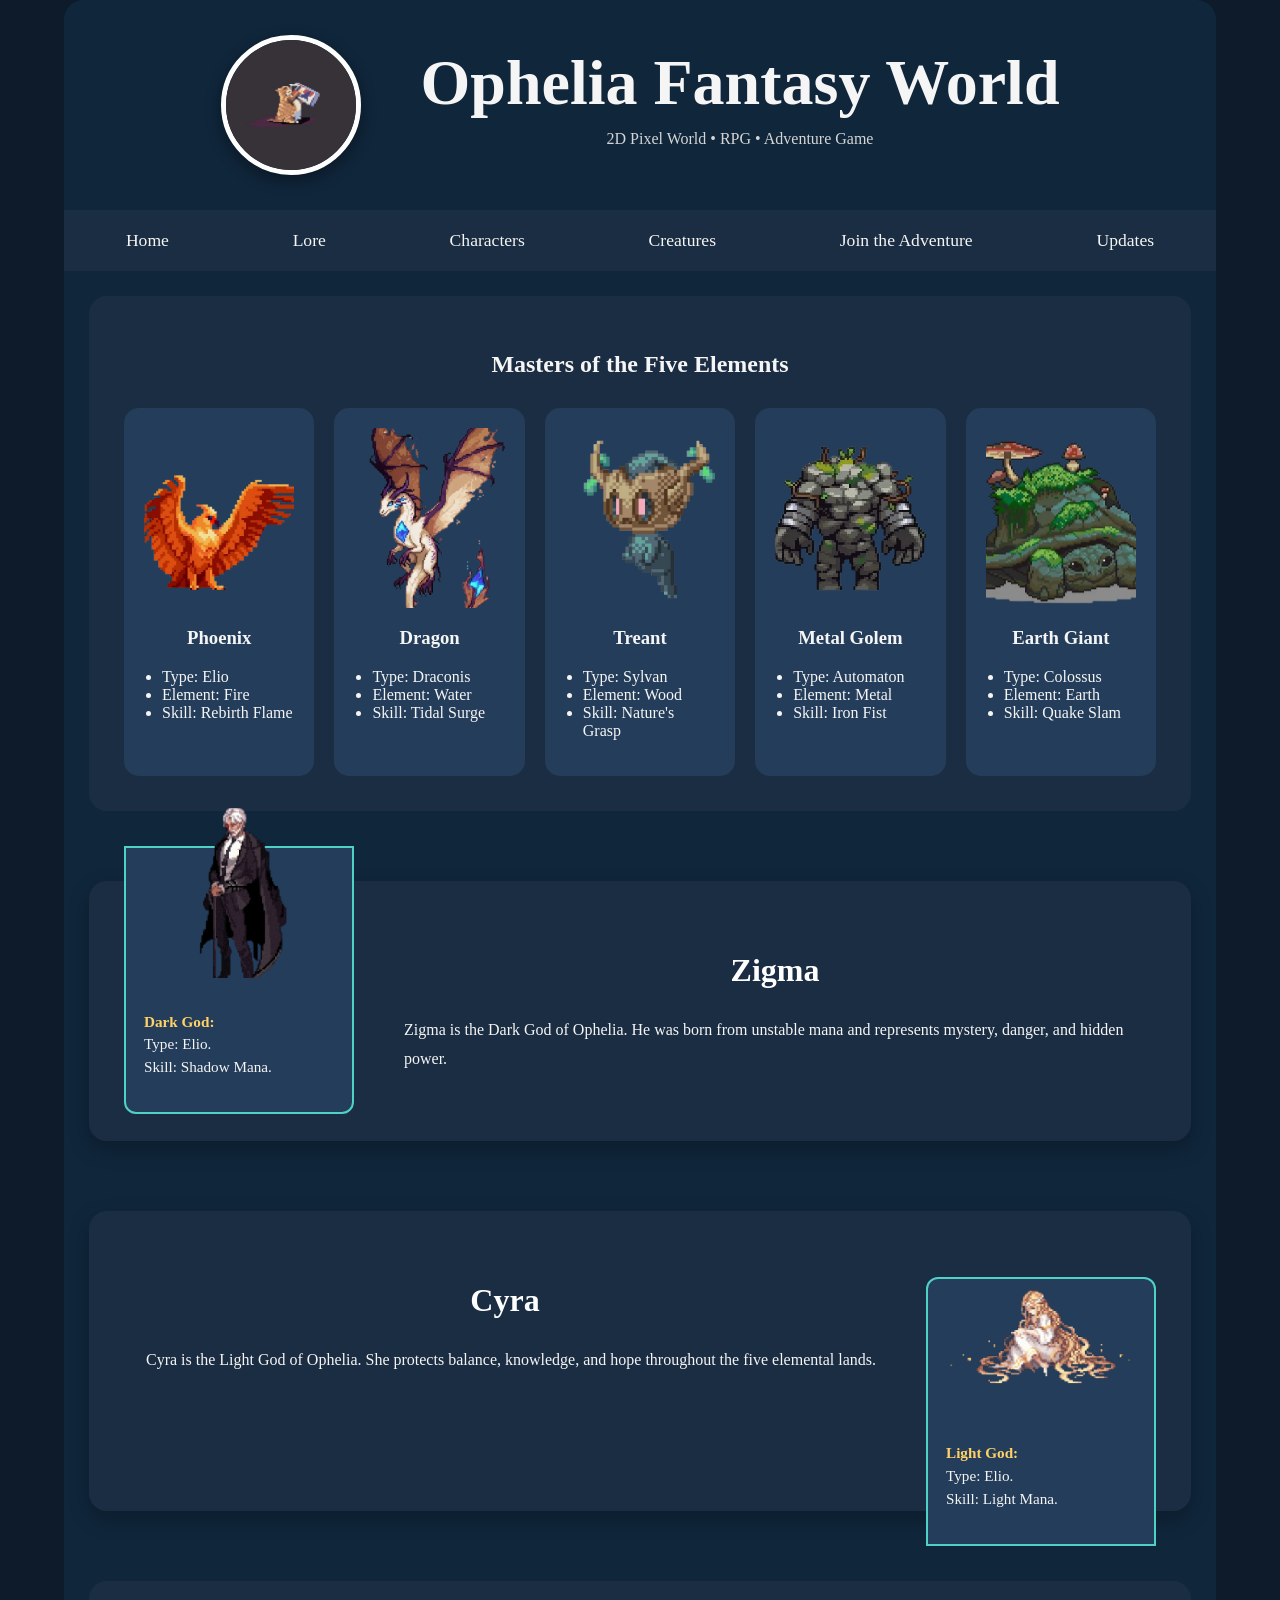
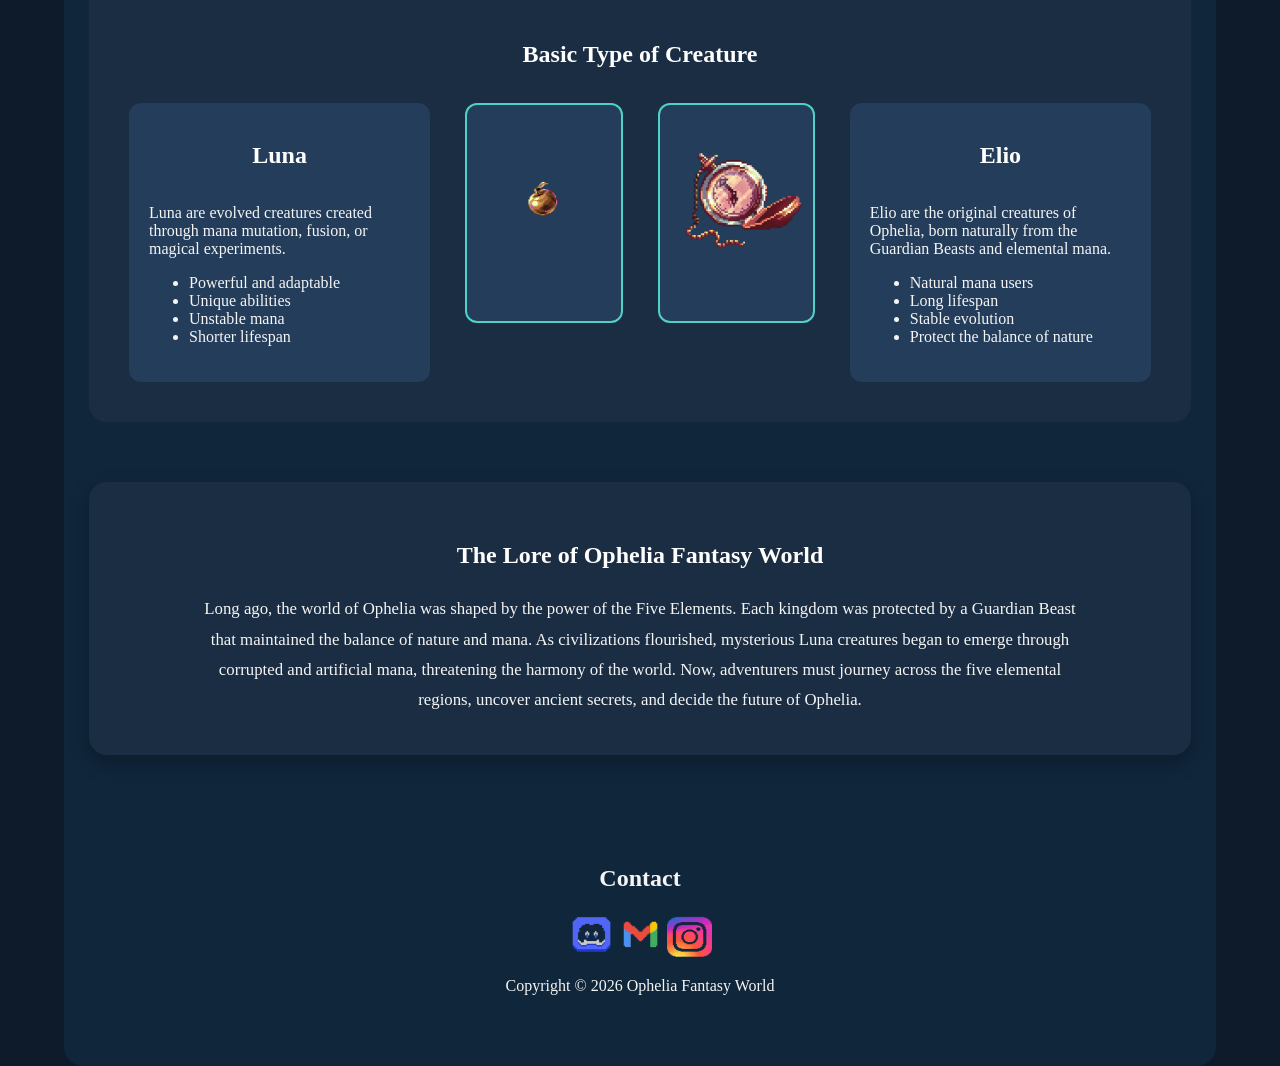
<file: lore.html>
<!DOCTYPE html>
<html lang="en">
<head>

<!-- Google tag (gtag.js) -->
    <script async src="https://www.googletagmanager.com/gtag/js?id=G-2VYM9FQM9H"></script>
        <script>
            window.dataLayer = window.dataLayer || [];
            function gtag(){dataLayer.push(arguments);}
            gtag('js', new Date());

            gtag('config', 'G-2VYM9FQM9H');
    </script>

    <title>Ophelia Fantasy World</title>
    <meta charset="utf-8">
    <meta name="viewport" content="width=device-width, initial-scale=1.0">
    <link rel="stylesheet" href="ophelia.css">
</head>
<body>
<div id="wrapper">
    <header>

        <img class="logo" src="images/logo.jpg" alt="Ophelia Logo">

        <div class="title">
            <h1><a href="index.html">Ophelia Fantasy World</a></h1>
            <p>2D Pixel World • RPG • Adventure Game</p>
        </div>
    </header>

    <nav>
        <ul>
            <li><a href="index.html">Home</a></li>
            <li><a href="lore.html">Lore</a></li>
            <li><a href="characters.html">Characters</a></li>
            <li><a href="creatures.html">Creatures</a></li>
            <li><a href="jointheadventure.html">Join the Adventure</a></li>
            <li><a href="updates.html">Updates</a></li>
        </ul>
    </nav>

    <main> 

        <section class="masters">

            <h2>Masters of the Five Elements</h2>

            <div class="master-grid">

                <div class="master-card">
                    <img src="images/phoenix.png" alt="Phoenix">
                    <h3>Phoenix</h3>

                    <ul>
                        <li>Type: Elio</li>
                        <li>Element: Fire</li>
                        <li>Skill: Rebirth Flame</li>
                    </ul>
                </div>

                <div class="master-card">
                    <img src="images/dragon.png" alt="Dragon">
                    <h3>Dragon</h3>

                    <ul>
                        <li>Type: Draconis</li>
                        <li>Element: Water</li>
                        <li>Skill: Tidal Surge</li>
                    </ul>

            </div>

                <div class="master-card">
                    <img src="images/treant.png" alt="Treant">
                    <h3>Treant</h3>

                    <ul>
                        <li>Type: Sylvan</li>
                        <li>Element: Wood</li>
                        <li>Skill: Nature's Grasp</li>
                    </ul>
                </div>

                <div class="master-card">
                    <img src="images/golem.png" alt="Metal Golem">
                    <h3>Metal Golem</h3>

                    <ul>
                        <li>Type: Automaton</li>
                        <li>Element: Metal</li>
                        <li>Skill: Iron Fist</li>
                    </ul>
                </div>

                <div class="master-card">
                    <img src="images/turtle.png" alt="Earth Giant">
                    <h3>Earth Giant</h3>

                    <ul>
                        <li>Type: Colossus</li>
                        <li>Element: Earth</li>
                        <li>Skill: Quake Slam</li>
                    </ul>
                </div>

        </section>
        
        <section class="bookmark-section zigma-section">
            <div class="bookmark-card">
                <img src="images/zigma.png" alt="Zigma">
                <p><strong>Dark God:</strong><br>
                        Type: Elio.<br>
                        Skill: Shadow Mana.<br>
                </p>
            </div>

            <div class="bookmark-text zigma-text">
                <h2>Zigma</h2>
                <p>Zigma is the Dark God of Ophelia. He was born from unstable mana
                and represents mystery, danger, and hidden power.
                </p>
            </div>
        </section>

        <section class="bookmark-section cyra-section">
            <div class="bookmark-card bookmark-card-right">
                <img src="images/cyra.png" alt="Cyra">
                <p><strong>Light God:</strong><br>
                            Type: Elio.<br>
                            Skill: Light Mana.<br>
                </p>
            </div>

            <div class="bookmark-text cyra-text">
                <h2>Cyra</h2>
                <p>Cyra is the Light God of Ophelia. She protects balance,
                    knowledge, and hope throughout the five elemental lands.
                </p>
            </div>
        </section>

        <section class="basic-type">

            <h2>Basic Type of Creature</h2>

            <div class="type-layout">

                <div class="type-description left">
                    <h2> Luna</h2>
                    <p> Luna are evolved creatures created through mana mutation, fusion, or magical experiments.
                    </p>

                    <ul>
                        <li>Powerful and adaptable</li>
                        <li>Unique abilities</li>
                        <li>Unstable mana</li>
                        <li>Shorter lifespan</li>
                    </ul>
                </div>

                <div class="creature-image">
                <img src="images/elio.png" alt="Elio">
                </div>

                <div class="creature-image">
                <img src="images/Luna.png" alt="Luna">
                </div>

                <div class="type-description left">
                    <h2> Elio </h2>
                    <p> Elio are the original creatures of Ophelia, born naturally from the Guardian Beasts and elemental mana.
                    </p>

                    <ul>
                        <li>Natural mana users</li>
                        <li>Long lifespan</li>
                        <li>Stable evolution</li>
                        <li>Protect the balance of nature</li>
                    </ul>
                </div>

            </div>

        </section>

        <section class="world-lore">

            <h2>The Lore of Ophelia Fantasy World</h2>

            <p>Long ago, the world of Ophelia was shaped by the power of the Five Elements.
                Each kingdom was protected by a Guardian Beast that maintained the balance of
                nature and mana. As civilizations flourished, mysterious Luna creatures began
                to emerge through corrupted and artificial mana, threatening the harmony of
                the world. Now, adventurers must journey across the five elemental regions,
                uncover ancient secrets, and decide the future of Ophelia.
            </p>

        </section>

        

        <footer>
            <h2>Contact</h2>

            <div class="contact-links">
                <a class="contact-btn"
                    href="https://discord.gg/yourInviteCode"
                    target="_blank">
                    <img src="images/discord_pixel.png" alt="Discord">
                </a>

                <a class="contact-btn"
                    href="mailto:opheliafantasyworld@gmail.com">
                    <img src="images/gmail_pixel.png" alt="Email">
                </a>

                <a class="contact-btn"
                    href="https://instagram.com/opheliafantasyworld"
                    target="_blank">
                    <img src="images/instargram_pixel.png" alt="Instagram">
                </a>
            </div>

            <p>Copyright &copy; 2026 Ophelia Fantasy World</p>
        </footer>
    </main>

</div>
</file>
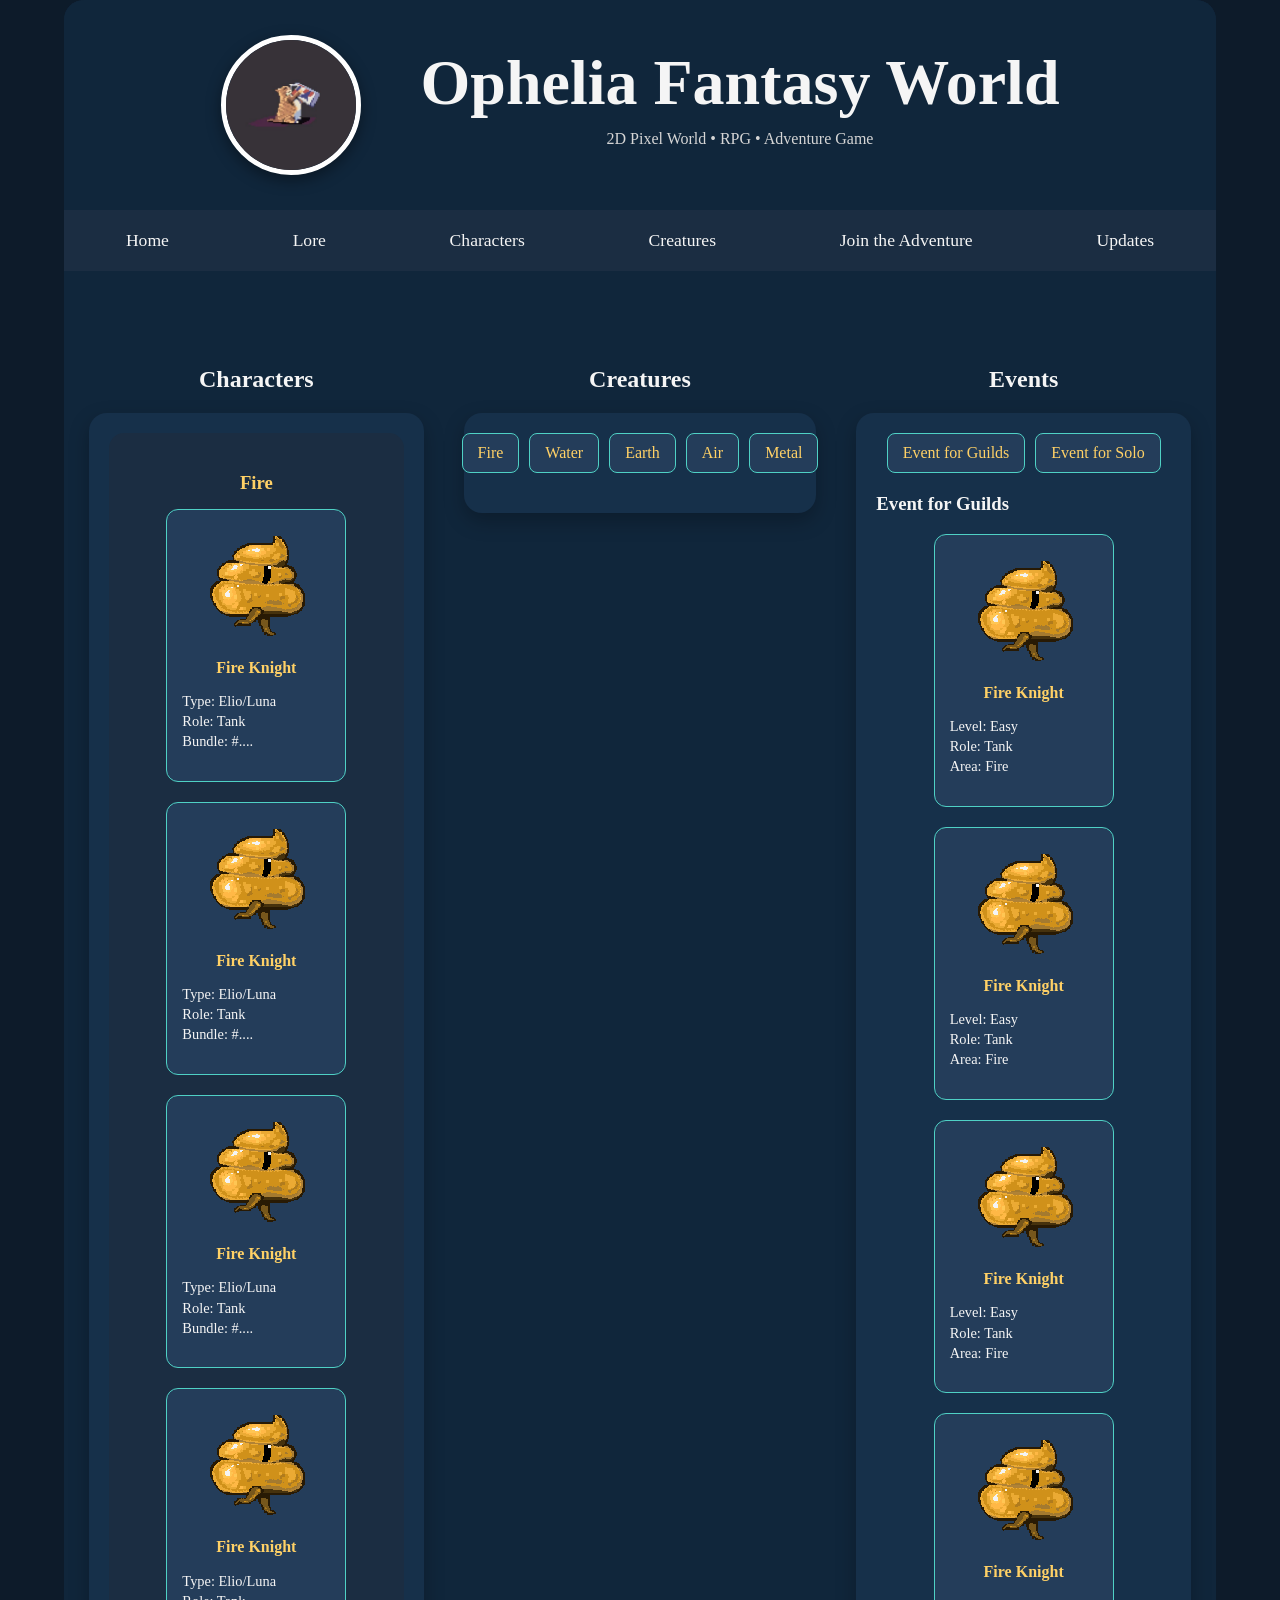
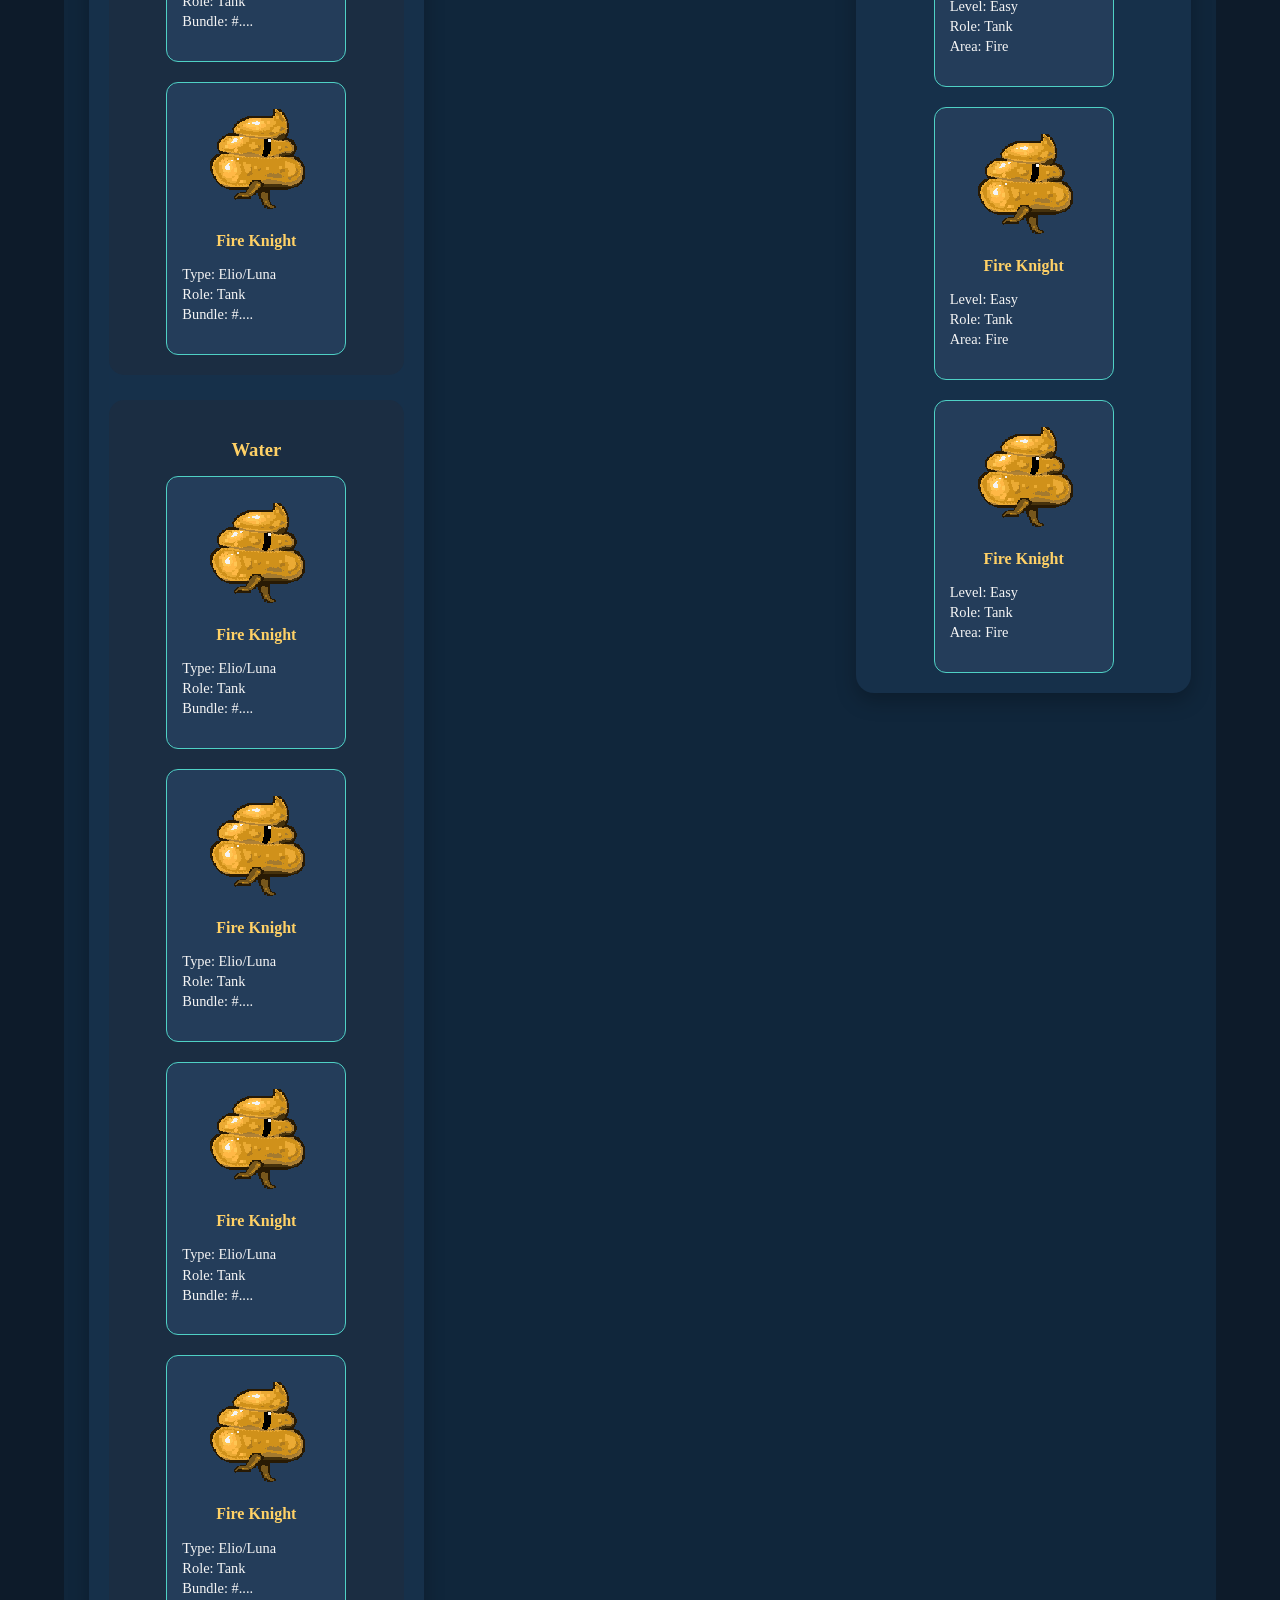
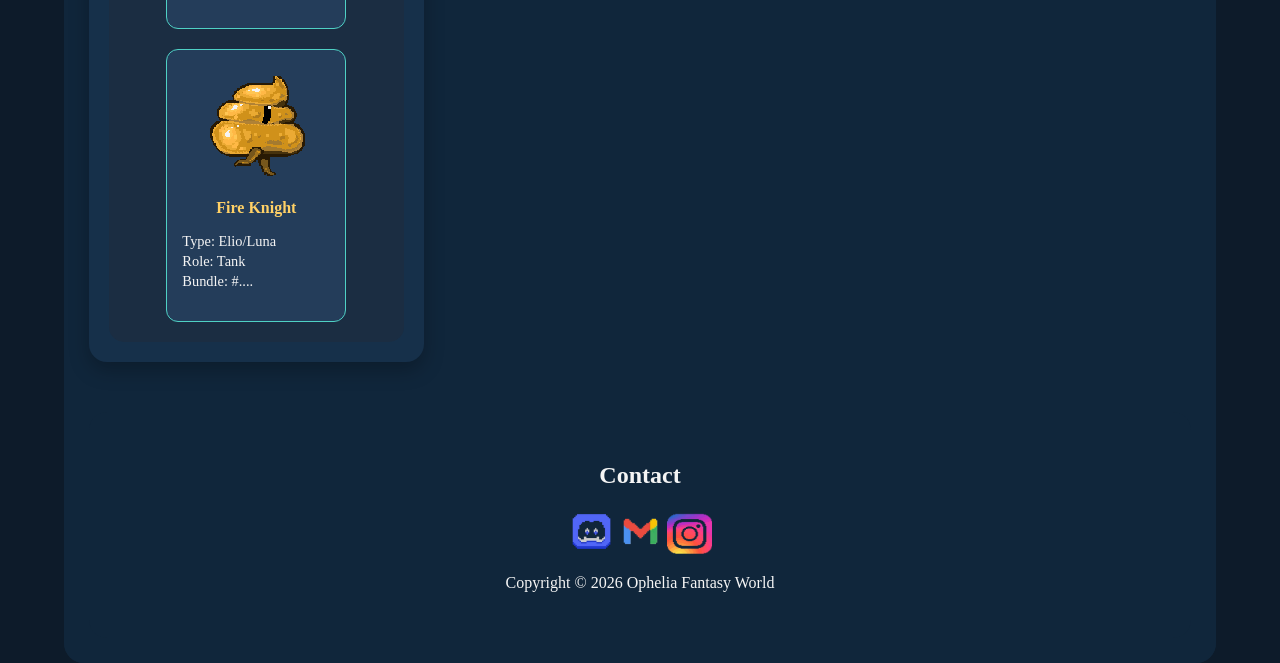
<file: updates.html>
<!DOCTYPE html>
<html lang="en">
<head>

    <!-- Google tag (gtag.js) -->
    <script async src="https://www.googletagmanager.com/gtag/js?id=G-2VYM9FQM9H"></script>
        <script>
            window.dataLayer = window.dataLayer || [];
            function gtag(){dataLayer.push(arguments);}
            gtag('js', new Date());

            gtag('config', 'G-2VYM9FQM9H');
    </script>

    <title>Ophelia Fantasy World</title>
    <meta charset="utf-8">
    <meta name="viewport" content="width=device-width, initial-scale=1.0">
    <link rel="stylesheet" href="ophelia.css">
</head>
<body>
<div id="wrapper">
    <header>

        <img class="logo" src="images/logo.jpg" alt="Ophelia Logo">

        <div class="title">
            <h1><a href="index.html">Ophelia Fantasy World</a></h1>
            <p>2D Pixel World • RPG • Adventure Game</p>
        </div>
    </header>

    <nav>
        <ul>
            <li><a href="index.html">Home</a></li>
            <li><a href="lore.html">Lore</a></li>
            <li><a href="characters.html">Characters</a></li>
            <li><a href="creatures.html">Creatures</a></li>
            <li><a href="jointheadventure.html">Join the Adventure</a></li>
            <li><a href="updates.html">Updates</a></li>
        </ul>
    </nav>

    <main>
        
    <div class="update-page">

<!-- Characters -->
        <section class="update-column">
            <h2>Characters</h2>

            <div class="column-box">

                <div class="update-layer">
                    <h3>Fire</h3>

                    <div class="layer-track">

                        <div class="update-card">
                            <img src="images/Shit.png" alt="Fire character">
                            <h4>Fire Knight</h4>
                            <p>Type: Elio/Luna
                            <br>Role: Tank
                            <br>Bundle: #....
                            </p>
                        </div>

                        <div class="update-card">
                            <img src="images/Shit.png" alt="Fire character">
                            <h4>Fire Knight</h4>
                            <p>Type: Elio/Luna
                            <br>Role: Tank
                            <br>Bundle: #....
                            </p>
                        </div>

                        <div class="update-card">
                            <img src="images/Shit.png" alt="Fire character">
                            <h4>Fire Knight</h4>
                            <p>Type: Elio/Luna
                            <br>Role: Tank
                            <br>Bundle: #....
                            </p>
                        </div>

                        <div class="update-card">
                            <img src="images/Shit.png" alt="Fire character">
                            <h4>Fire Knight</h4>
                            <p>Type: Elio/Luna
                            <br>Role: Tank
                            <br>Bundle: #....
                            </p>
                        </div>

                        <div class="update-card">
                            <img src="images/Shit.png" alt="Fire character">
                            <h4>Fire Knight</h4>
                            <p>Type: Elio/Luna
                            <br>Role: Tank
                            <br>Bundle: #....
                            </p>
                        </div>

                    </div>
                </div>

                <div class="update-layer">
                    <h3>Water</h3>

                    <div class="layer-track">

                        <div class="update-card">
                            <img src="images/Shit.png" alt="Fire character">
                            <h4>Fire Knight</h4>
                            <p>Type: Elio/Luna
                            <br>Role: Tank
                            <br>Bundle: #....
                            </p>
                        </div>

                        <div class="update-card">
                            <img src="images/Shit.png" alt="Fire character">
                            <h4>Fire Knight</h4>
                            <p>Type: Elio/Luna
                            <br>Role: Tank
                            <br>Bundle: #....
                            </p>
                        </div>

                        <div class="update-card">
                            <img src="images/Shit.png" alt="Fire character">
                            <h4>Fire Knight</h4>
                            <p>Type: Elio/Luna
                            <br>Role: Tank
                            <br>Bundle: #....
                            </p>
                        </div>

                        <div class="update-card">
                            <img src="images/Shit.png" alt="Fire character">
                            <h4>Fire Knight</h4>
                            <p>Type: Elio/Luna
                            <br>Role: Tank
                            <br>Bundle: #....
                            </p>
                        </div>

                        <div class="update-card">
                            <img src="images/Shit.png" alt="Fire character">
                            <h4>Fire Knight</h4>
                            <p>Type: Elio/Luna
                            <br>Role: Tank
                            <br>Bundle: #....
                            </p>
                        </div>
                    </div>
                </div>
            </div>
        </section>

    <!-- Creatures -->
        <section class="update-column">
            <h2>Creatures</h2>

            <div class="column-box event-slider">

                <input type="radio" name="eventSlide" id="guildSlide" checked>
                <input type="radio" name="eventSlide" id="soloSlide">

                <div class="slide-buttons">
                    <label for="guildSlide">Fire</label>
                    <label for="soloSlide">Water</label>
                    <label for="soloSlide">Earth</label>
                    <label for="soloSlide">Air</label>
                    <label for="soloSlide">Metal</label>
                </div>

                <div class="event-slides">

                    <div class="event-slide guild">
                        <h3>Fire</h3>

                        <div class="layer-track">
                            <div class="update-card">
                                <img src="images/Shit.png" alt="Fire character">
                                <h4>Fire Knight</h4>
                                <p>Type: Elio/Luna
                                <br>Role: Tank
                                <br>Bundle: #....
                                </p>
                            </div>

                            <div class="update-card">
                                <img src="images/Shit.png" alt="Fire character">
                                <h4>Fire Knight</h4>
                                <p>Type: Elio/Luna
                                <br>Role: Tank
                                <br>Bundle: #....
                                </p>
                            </div>

                            <div class="update-card">
                                <img src="images/Shit.png" alt="Fire character">
                                <h4>Fire Knight</h4>
                                <p>Type: Elio/Luna
                                <br>Role: Tank
                                <br>Bundle: #....
                                </p>
                            </div>

                            <div class="update-card">
                                <img src="images/Shit.png" alt="Fire character">
                                <h4>Fire Knight</h4>
                                <p>Type: Elio/Luna
                                <br>Role: Tank
                                <br>Bundle: #....
                                </p>
                            </div>

                            <div class="update-card">
                                <img src="images/Shit.png" alt="Fire character">
                                <h4>Fire Knight</h4>
                                <p>Type: Elio/Luna
                                <br>Role: Tank
                                <br>Bundle: #....
                                </p>
                            </div>
                        </div>
                    </div>
                </div>
        </section> 



    <!-- Events -->
        <section class="update-column">
            <h2>Events</h2>

            <div class="column-box event-slider">

                <input type="radio" name="eventSlide" id="guildSlide" checked>
                <input type="radio" name="eventSlide" id="soloSlide">

                <div class="slide-buttons">
                    <label for="guildSlide">Event for Guilds</label>
                    <label for="soloSlide">Event for Solo</label>
                </div>

                <div class="event-slides">

                    <div class="event-slide guild">
                        <h3>Event for Guilds</h3>

                        <div class="layer-track">
                            <div class="update-card">
                                <img src="images/Shit.png" alt="Fire character">
                                    <h4>Fire Knight</h4>
                                <p>Level: Easy 
                                <br>Role: Tank
                                <br>Area: Fire</p>
                            </div>

                            <div class="update-card">
                                <img src="images/Shit.png" alt="Fire character">
                                <h4>Fire Knight</h4>
                                <p>Level: Easy
                                <br>Role: Tank
                                <br>Area: Fire</p>
                            </div>

                            <div class="update-card">
                                <img src="images/Shit.png" alt="Fire character">
                                <h4>Fire Knight</h4>
                                <p>Level: Easy
                                <br>Role: Tank
                                <br>Area: Fire</p>
                            </div>

                            <div class="update-card">
                                <img src="images/Shit.png" alt="Fire character">
                                <h4>Fire Knight</h4>
                                <p>Level: Easy
                                <br>Role: Tank
                                <br>Area: Fire</p>
                            </div>

                            <div class="update-card">
                                <img src="images/Shit.png" alt="Fire character">
                                <h4>Fire Knight</h4>
                                <p>Level: Easy
                                <br>Role: Tank
                                <br>Area: Fire</p>
                            </div>

                            <div class="update-card">
                                <img src="images/Shit.png" alt="Fire character">
                                <h4>Fire Knight</h4>
                                <p>Level: Easy
                                <br>Role: Tank
                                <br>Area: Fire</p>
                            </div>

                        </div>
                    </div>

                
                    <div class="event-slide solo"> 
                        <h3>Event for Solo:</h3>

                        <div class="layer-track">
                            <div class="update-card">
                                <img src="images/Shit.png" alt="Fire character">
                                <h4>Fire Knight</h4>
                                <p>Level: Easy 
                                <br>Role: Tank
                                <br>Area: Fire</p>
                            </div>

                            <div class="update-card">
                                <img src="images/Shit.png" alt="Fire character">
                                <h4>Fire Knight</h4>
                                <p>Level: Easy
                                <br>Role: Tank
                                <br>Area: Fire</p>
                            </div>

                            <div class="update-card">
                                <img src="images/Shit.png" alt="Fire character">
                                <h4>Fire Knight</h4>
                                <p>Level: Easy
                            <br>Role: Tank
                            <br>Area: Fire</p>
                            </div>

                        </div>
                    </div>

                </div>
            </div>

        </section>

    </div> 


        <footer>
            <h2>Contact</h2>

            <div class="contact-links">
                <a class="contact-btn"
                    href="https://discord.gg/yourInviteCode"
                    target="_blank">
                    <img src="images/discord_pixel.png" alt="Discord">
                </a>

                <a class="contact-btn"
                    href="mailto:aava91004@gmail.com">
                    <img src="images/gmail_pixel.png" alt="Email">
                </a>

                <a class="contact-btn"
                    href="https://instagram.com/opheliafantasyworld"
                    target="_blank">
                    <img src="images/instargram_pixel.png" alt="Instagram">
                </a>
            </div>

            <p>Copyright &copy; 2026 Ophelia Fantasy World</p>
        </footer>

    </main>

</div>

</body>
</file>
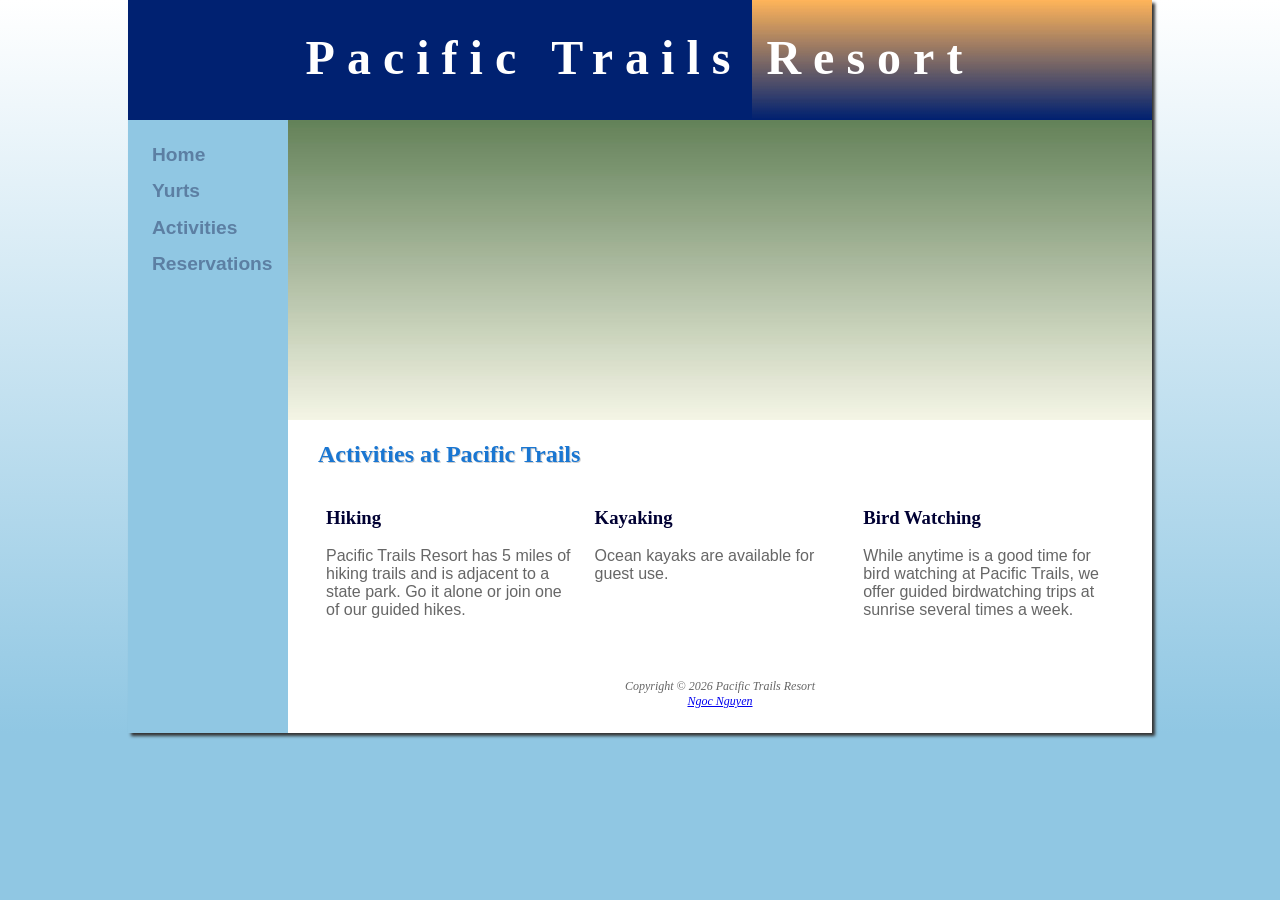
<file: nnguyent-ch10CS/nnguyent-ch10CS/activities.html>
<!DOCTYPE html>
<html lang="en">
<head>
    <title>Pacific Trails Resort :: Activities</title>
    <meta charset="utf-8">
    <meta name="viewport" content="width=device-width, initial-scale=1.0">
    <link rel="stylesheet" href="pacific.css">
</head>
<body>
<div id="wrapper">
    <header>
        <h1><a href="index.html">Pacific Trails Resort</a></h1>
    </header>

    <nav>
        <ul>
            <li><a href="index.html">Home</a></li>
            <li><a href="yurts.html">Yurts</a></li>
            <li><a href="activities.html">Activities</a></li>
            <li><a href="reservations.html">Reservations</a></li>
        </ul>
    </nav>

    <div id="trailhero"></div>

    <main>
        <h2>Activities at Pacific Trails</h2>
        <section>
            <h3>Hiking</h3>
            <p>
                Pacific Trails Resort has 5 miles of hiking trails and is adjacent to a state
                park. Go it alone or join one of our guided hikes.
            </p>
        </section>
        <section>
            <h3>Kayaking</h3>
            <p>
                Ocean kayaks are available for guest use.
            </p>
        </section>
        <section>
            <h3>Bird Watching</h3>
            <p>
                While anytime is a good time for bird watching at Pacific Trails, we offer
                guided birdwatching trips at sunrise several times a week.
            </p>
        </section>
    </main>

    <footer>
        Copyright &copy; 2026 Pacific Trails Resort<br>
        <a href="mailto:aava91004@gmail.com">Ngoc Nguyen</a>
    </footer>
</div>
</body>
</html>
</file>
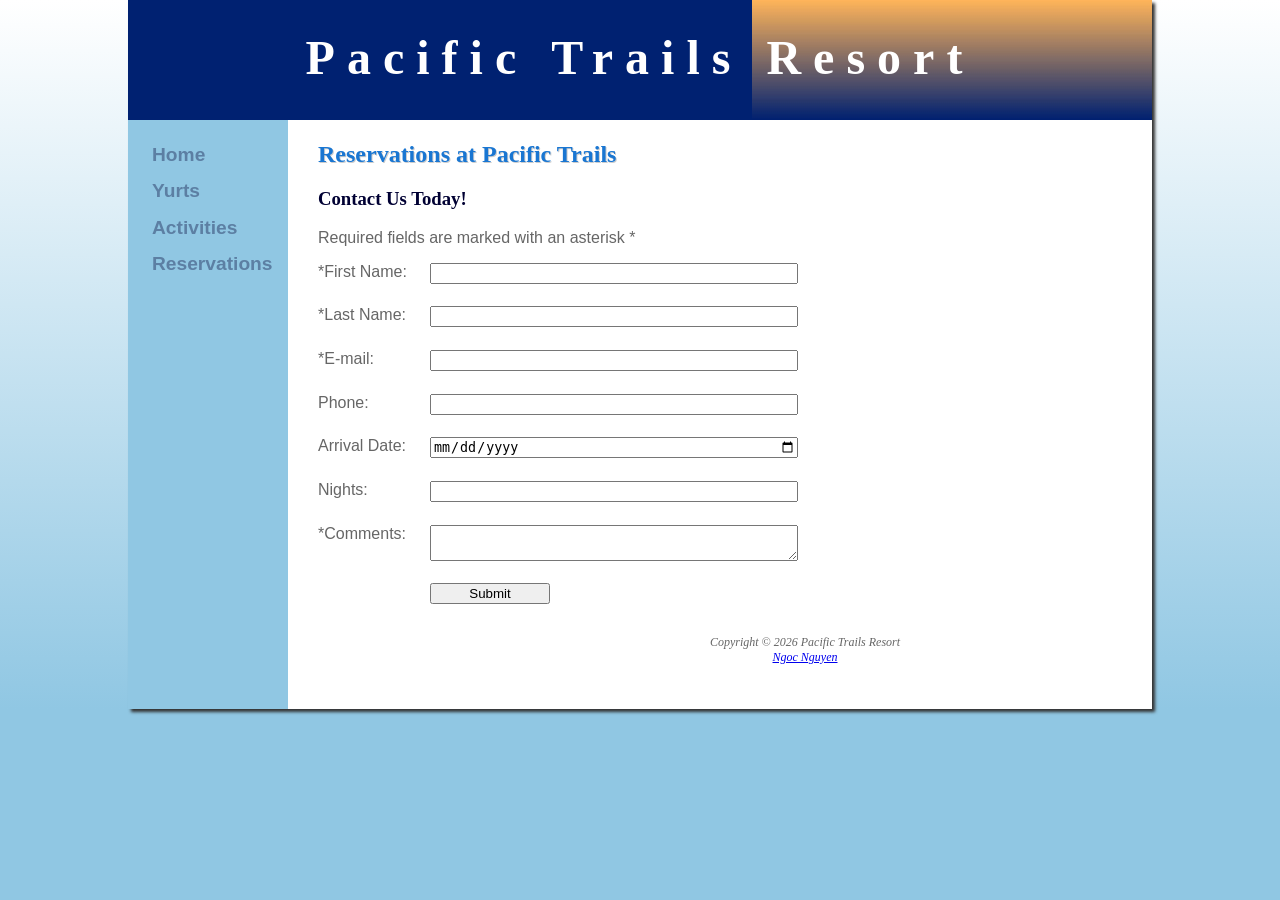
<file: nnguyent-ch10CS/nnguyent-ch10CS/reservations.html>
<!DOCTYPE html>
<html lang="en">
<head>
    <title>Pacific Trails Resort :: Reservations</title>
    <meta charset="utf-8">
    <meta name="viewport"
    content="width=device-width, initial-scale=1.0">
    <link rel="stylesheet" href="pacific.css">
</head>

<body>
<div id="wrapper">

<header>
    <h1><a href="index.html">Pacific Trails Resort</a></h1>
</header>

<nav>
    <ul>
        <li><a href="index.html">Home</a></li>
        <li><a href="yurts.html">Yurts</a></li>
        <li><a href="activities.html">Activities</a></li>
        <li><a href="reservations.html">Reservations</a></li>
    </ul>
</nav>


<main>
    <h2>Reservations at Pacific Trails</h2>
    <h3>Contact Us Today!</h3>
    
    <p>Required fields are marked with an asterisk *</p>

    <form method="get" action="https://webdevbasics.net/scripts/pacific.php">

        <label for="myFName">*First Name:</label>

        <input
            type="text"
            name="myFName"
            id="myFName"
            required>
    
        <label for="myLName">*Last Name:</label>
        
        <input
            type="text"
            name="myLName"
            id="myLName"
            required>
        
        <label for="myEmail">*E-mail:</label>
        
        <input
            type="email"
            name="myEmail"
            id="myEmail"
            required>
        
        <label for="myPhone">Phone:</label>
        
        <input
            type="tel"
            name="myPhone"
            id="myPhone"
            maxlength="12">
        
        <label for="myArrival">Arrival Date:</label>

        <input 
            type="date" 
            name="myArrival" 
            id="myArrival">

        <label for="myNights">Nights:</label>
    
        <input
            type="number"
            name="myNights"
            id="myNights"
            min="1"
            max="14">

        <label for="myComments">*Comments:</label>
        
        <textarea
            name="myComments"
            id="myComments"
            rows="2"
            cols="30"
            required>
        </textarea>

        <input
        type="submit"
        value="Submit">
    </form>

<footer>
    Copyright &copy; 2026 Pacific Trails Resort<br>
    <a href="mailto:aava91004@gmail.com">
    Ngoc Nguyen
    </a>
</footer>

</main>


</div>
</body>
</html>
</file>
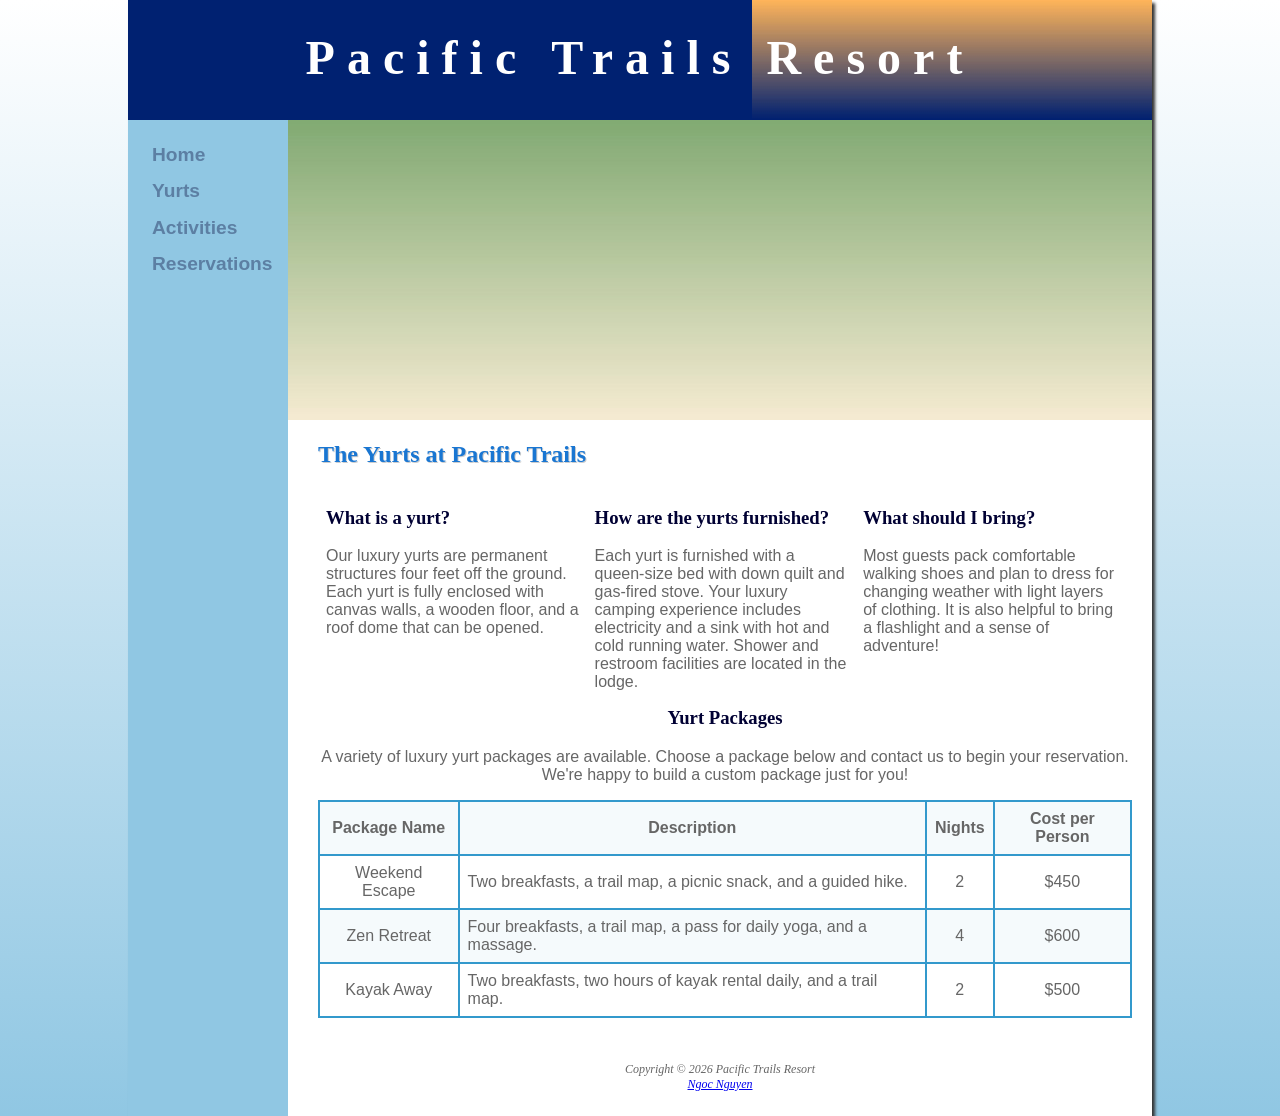
<file: nnguyent-ch10CS/nnguyent-ch10CS/yurts.html>
<!DOCTYPE html>
<html lang="en">
<head>
    <title>Pacific Trails Resort :: Yurts</title>
    <meta charset="utf-8">
    <meta name="viewport" content="width=device-width, initial-scale=1.0">
    <link rel="stylesheet" href="pacific.css">
</head>
<body>
<div id="wrapper">
    <header>
        <h1><a href="index.html">Pacific Trails Resort</a></h1>
    </header>

    <nav>
        <ul>
            <li><a href="index.html">Home</a></li>
            <li><a href="yurts.html">Yurts</a></li>
            <li><a href="activities.html">Activities</a></li>
            <li><a href="reservations.html">Reservations</a></li>
        </ul>
    </nav>

    <div id="yurthero"></div>

    <main>
        <h2>The Yurts at Pacific Trails</h2>
        <section>
            <h3>What is a yurt?</h3>
            <p>
                Our luxury yurts are permanent structures four feet off the ground.
                Each yurt is fully enclosed with canvas walls, a wooden floor, and a roof
                dome that can be opened.
            </p>
        </section>
        <section>
            <h3>How are the yurts furnished?</h3>
            <p>
                Each yurt is furnished with a queen-size bed with down quilt and gas-fired
                stove. Your luxury camping experience includes electricity and a sink with
                hot and cold running water. Shower and restroom facilities are located in the lodge.
            </p>
        </section>

        <section>
            <h3>What should I bring?</h3>
            <p>
                Most guests pack comfortable walking shoes and plan to dress for changing
                weather with light layers of clothing. It is also helpful to bring a flashlight
                and a sense of adventure!
            </p>
        </section>

        <div class="packages">
            <h3>Yurt Packages</h3>
            <p>A variety of luxury yurt packages are available. Choose a package below and contact us to begin your reservation. We're happy to build a custom package just for you!
            </p>
            
            <table>
                <tr>
                    <th>Package Name</th>
                    <th>Description</th>
                    <th>Nights</th>
                    <th>Cost per Person</th>
                </tr>

                <tr>
                    <td>Weekend Escape</td>
                    <td class="text">Two breakfasts, a trail map, a picnic snack, and a guided hike.</td>
                    <td>2</td>
                    <td>$450</td>
                </tr>

                <tr>
                    <td>Zen Retreat</td>
                    <td class="text">Four breakfasts, a trail map, a pass for daily yoga, and a massage.</td>
                    <td>4</td>
                    <td>$600</td>
                </tr>

                <tr>
                    <td>Kayak Away</td>
                    <td class="text">Two breakfasts, two hours of kayak rental daily, and a trail map.</td>
                    <td>2</td>
                    <td>$500</td>
                </tr>
            </table>
        </div>

    </main>

    <footer>
        Copyright &copy; 2026 Pacific Trails Resort<br>
        <a href="mailto:aava91004@gmail.com">Ngoc Nguyen</a>
    </footer>
</div>
</body>
</html>
</file>
<file: ophelia.css>
* {
    box-sizing: border-box;
}
/* ============== General ============= */
body {
    background-color: #0d1b2a;
    color: #f5f5f5;
    font-family: Georgia, "Times New Roman", serif;
    margin: 0;
}

#wrapper {
    background-color: #10263b;
    width: 90%;
    max-width: 1400px;
    margin: auto;
    border-radius: 20px;
    overflow: hidden;
}

/* Header */
header{
    background:#10263b;
    display:flex;
    align-items:center;
    justify-content:center;
    gap:60px;
    padding:35px;
}

.logo{
    width:140px;
    height:140px;
    object-fit:cover;

    border-radius:50%;

    border:5px solid white;

    background:white;

    box-shadow:0 5px 15px rgba(0,0,0,.4);
}

.title{
    text-align:center;
}

.title h1{
    font-size:4em;
    margin:0;
}

.title p{
    margin-top:10px;
    color:#d5d5d5;
    font-size:1em;
}

header h1 {
    font-size: 4em;
    margin: 0;
}

header a {
    color: #f5f5f5;
    text-decoration: none;
}

/* Navigation */
nav {
    background-color: #1b2d42;
}

nav ul {
    display: flex;
    justify-content: space-around;
    list-style-type: none;
    margin: 0;
    padding: 0;
}

nav a {
    color: #f5f5f5;
    display: block;
    padding: 20px;
    text-decoration: none;
    font-size: 1.1em;
}

nav a:hover {
    background-color: #4fd1c5;
    color: #0d1b2a;
}

/* Hero image */
#homehero {
    background-image:
        linear-gradient(rgba(13, 27, 42, .25), rgba(13, 27, 42, .25)),
        url(images/View.jpg);
    background-size: cover;
    background-position: center;
    height: 300px;
}

/* Main */
main {
    background-color: #10263b;
    padding: 25px;
}

.featured,
.updates,
.overview {
    background-color: #1b2d42;
    margin-bottom: 25px;
    padding: 35px;
    border-radius: 18px;
    box-shadow: 0 8px 20px rgba(0, 0, 0, .25);
}

/* Featured section */
.featured {
    display: flex;
    gap: 45px;
    align-items: center;
}

.featured img {
    width: 230px;
    height: 230px;
    object-fit: cover;
    border-radius: 12px;
}

.featured div {
    width: 100%;
    background-color: rgba(255, 255, 255, .03);
    padding: 35px;
    border-radius: 15px;
}

.featured h2 {
    font-size: 2em;
    margin-top: 0;
}

/* Update boxes */
.updates h2,
.overview h2,
section h2 {
    text-align: center;
    color: #f5f5f5;
}

.update-boxes {
    display: flex;
    justify-content: space-around;
    gap: 25px;
}

.update-boxes a {
    background-color: #243d5a;
    color: #f5f5f5;
    padding: 40px 65px;
    text-decoration: none;
    border-radius: 15px;
    font-size: 1.3em;
    transition: .3s;
}

.update-boxes a:hover {
    background-color: #4fd1c5;
    color: #0d1b2a;
    transform: translateY(-5px);
}

/* Overview */
.overview img {
    width: 100%;
    height: 220px;
    object-fit: cover;
    border-radius: 15px;
}

/* Creature carousel */
.creature-carousel {
    background-color: #1b2d42;
    display: flex;
    align-items: center;
    gap: 20px;
    overflow: hidden;
    padding: 35px;
    border-radius: 18px;
    margin-bottom: 25px;
    box-shadow: 0 8px 20px rgba(0, 0, 0, .25);
}

.creature-track {
    display: flex;
    gap: 40px;
    overflow-x: auto;
    scroll-behavior: smooth;
}

.creature-card {
    background-color: #243d5a;
    border: 2px solid #4fd1c5;
    width: 260px;
    padding: 20px;
    flex: 0 0 auto;
    border-radius: 18px;
}

.creature-card img {
    background-color: #0d1b2a;
    border: 2px solid #ffd166;
    width: 100%;
    height: 120px;
    object-fit: cover;
    border-radius: 12px;
}

.creature-card p {
    line-height: 1.5;
}

/* Arrows */
.arrow {
    background: none;
    border: none;
    color: #ffd166;
    font-size: 3em;
    cursor: pointer;
}

.arrow:hover {
    color: #4fd1c5;
}

/* Footer */
footer {
    background-color: #10263b;
    color: #f5f5f5;
    text-align: center;
    padding: 30px;
    border-radius: 18px;
}

footer a {
    color: #4fd1c5;
    text-decoration: none;
}

footer a:hover {
    color: #ffd166;
}

strong {
    color: #ffd166;
}

.contact-btn img{
    width:45px;
    height:45px;
}

/* ==================== Lore Page ============================ */

.masters {
    background-color: #1b2d42;
    padding: 35px;
    margin-bottom: 30px;
    border-radius: 18px;
}

.masters h2 {
    text-align: center;
    margin-bottom: 30px;
}

.master-grid {
    display: flex;
    justify-content: space-between;
    gap: 20px;
}

.master-card {
    width: 19%;
    background-color: #243d5a;
    border-radius: 15px;
    padding: 20px;
    text-align: center;
}

.master-card img {
    width: 100%;
    height: 180px;
    object-fit: cover;
    border-radius: 10px;
}

.master-card h3 {
    margin-top: 15px;
}

.master-card ul {
    text-align: left;
    padding-left: 18px;
}

/* ===== Bookmark Story Sections ===== */

.bookmark-section {
    position: relative;
    background-color: #1b2d42;
    min-height: 260px;
    margin: 70px 0;
    padding: 45px;
    border-radius: 18px;
    box-shadow: 0 8px 20px rgba(0,0,0,.25);
}

.bookmark-card {
    position: absolute;
    top: -35px;
    left: 35px;
    width: 230px;
    background-color: #243d5a;
    padding: 18px;
    border-radius: 0 0 12px 12px;
    border: 2px solid #4fd1c5;

    overflow: visible;
}

.bookmark-card-right{
    left:auto;
    right:35px;
    top:auto;
    bottom:-35px;

    border-radius:12px 12px 0 0;
}


.bookmark-card img {
    position: absolute;
    top: -40px;
    left: 18px;

    width: 190px;
    height: 170px;
    object-fit: cover;
    border-radius: 8px;
}

.bookmark-card p {
    margin-top: 145px;
    line-height: 1.5;
    font-size: 0.95em;
}

.bookmark-text {
    margin-left: 270px;
}

.bookmark-text h2 {
    color: #ffffff;
    font-size: 2em;
}

.bookmark-text p {
    line-height: 1.8;
}

.cyra-text {
    margin-left: 0;
    margin-right: 270px;
    text-align: right;
}

.cyra-section{
    min-height:300px;
}

.zigma-text{
    margin-left:270px;
    margin-right:0;
    text-align:left;
}

/* ======= Basic type of Creatures ======== */
.basic-type{
    background:#1b2d42;
    padding:40px;
    margin:60px 0;
    border-radius:18px;
}

.basic-type h2{
    text-align:center;
    margin-bottom:35px;
    color:#ffffff;
}

.type-layout{
    display:flex;
    justify-content:center;
    align-items:flex-start;
    gap:35px;
}

.type-layout img{
    width:180px;
    height:240px;
    object-fit:cover;

    margin-top:-30px;   /* makes the images stand out */
}

.type-description{
    width:340px;
    background:#243d5a;
    padding:20px;
    border-radius:12px;
}

.left{
    text-align:left;
}

.right{
    text-align:right;
}

.creature-image{
    width:180px;
    height:220px;

    display:flex;
    justify-content:center;
    align-items:center;

    background:#243d5a;
    border:2px solid #4fd1c5;
    border-radius:12px;

    overflow:hidden;
}

.creature-image img{
    width:100%;
    height:100%;

    object-fit:contain;
}

/* ======= world Lore ======== */
.world-lore{
    background-color:#1b2d42;
    margin:60px 0;
    padding:40px 60px;
    border-radius:18px;
    box-shadow:0 8px 20px rgba(0,0,0,.25);
}

.world-lore h2{
    text-align:center;
    color:#ffffff;
    margin-bottom:25px;
}

.world-lore p{
    max-width:900px;
    margin:0 auto;
    text-align:center;
    line-height:1.8;
    font-size:1.05em;
}

/* ===== Characters Page ===== */

.character-top{
    display:flex;
    justify-content:center;
    gap:50px;
    margin:90px 0 40px;
}

.character-box{
    position:relative;
    width:45%;
    min-height:280px;
    background:#1b2d42;
    padding:90px 35px 35px;
    border-radius:18px;
    box-shadow:0 8px 20px rgba(0,0,0,.25);
}

.circle-img{
    position:absolute;
    top:-65px;
    width:180px;
    height:180px;
    background:#111;
    border-radius:50%;
    display:flex;
    flex-direction:column;
    align-items:center;
    justify-content:center;
    text-align:center;
    overflow:hidden;
}

.circle-img img{
    width:100%;
    height:100%;
    object-fit:cover;
}

.circle-img p{
    position:absolute;
    color:white;
    font-weight:bold;
}

.left-circle{
    left:-40px;
}

.right-circle{
    right:-40px;
}

.character-box h2{
    color:#ffd166;
    text-align:center;
}

.character-box p{
    line-height:1.7;
}

/*=========teamates ==========*/

.teammates{
    background:#1b2d42;
    padding:50px 35px;
    margin:50px 0;
    border-radius:18px;
    box-shadow:0 8px 20px rgba(0,0,0,.25);
}

.teammates h2{
    text-align:center;
    color:#ffd166;
    margin-bottom:40px;
    font-size:2em;
}

.teammate-grid{
    display:grid;
    grid-template-columns:repeat(4, 1fr);
    gap:25px;
}

.teammate-card{
    background:#243d5a;
    padding:25px;
    border-radius:15px;
    text-align:center;
    min-height:360px;
}

.teammate-card img{
    display:block;
    width:180px;
    height:180px;
    object-fit:contain;
    image-rendering:pixelated;
    margin:0 auto 20px;
}

.teammate-card h3{
    color:#ffd166;
    font-size:1.5em;
    margin:15px 0;
}

.teammate-card ul{
    text-align:left;
    padding-left:25px;
    line-height:1.5;
}

/*========== Enemies ==========*/

.enemies{
    margin:60px 0;
}

.enemy-grid{
    display:grid;
    grid-template-columns:repeat(3,1fr);
    gap:45px;
    margin:45px 0;
}

.enemy-card{
    position:relative;
    background:#243d5a;
    border-radius:18px;
    min-height:250px;
    padding:90px 25px 25px;
    text-align:left;
}

.enemy-card img{
    position:absolute;
    top:-45px;
    left:50%;
    transform:translateX(-50%);

    width:180px;
    height:180px;

    object-fit:contain;
    image-rendering:pixelated;
}

.enemy-info h3{
    position:relative;
    margin-top:-45px;
    margin-bottom:30px;

    display:inline-block;
    padding:6px 18px;

    color:#ffd166;
    background:#243d5a;

    border:2px solid #4fd1c5;
    border-radius:8px;

    font-size:1.3em;
    font-weight:bold;

    box-shadow:0 4px 10px rgba(0,0,0,.25);
}

.enemy-info ul{
    line-height:1.6;
}

.enemies h2{
    background:#1b2d42;
    text-align:center;
    color:#ffd166;
    padding:15px;
    border-radius:12px;
    margin:30px 0;
}

/* ===== Creatures Page ===== */

.creature-page{
    margin:40px 0;
}

.element-section{
    background:#1b2d42;
    padding:30px;
    margin-bottom:35px;
    border-radius:18px;
}

.element-section h2{
    text-align:center;
    color:#ffd166;
    margin-bottom:20px;
}

.slider{
    display:flex;
    align-items:center;
    gap:15px;
}

.creature-container{
    overflow-x:auto;
    overflow-y:hidden;
    flex:1;
    scroll-behavior:smooth;
    scrollbar-width:none;
}

.creature-container::-webkit-scrollbar{
    display:none;
}

.creature-card{
    min-width:220px;
    flex-shrink:0;

    background:#243d5a;
    border-radius:15px;
    padding:20px;

    text-align:center;
    transition: .3s;
    border:2px solid #4fd1c5;
}

.creature-card:hover{

    transform:translateY(-8px);

    box-shadow:0 10px 25px rgba(0,0,0,.35);
}

.creature-card img{

    display:block;

    width:160px;
    height:160px;

    margin:0 auto 20px;

    object-fit:contain;

    image-rendering:pixelated;
}

.creature-card h3{

    color:#ffd166;

    margin:10px 0 15px;

    font-size:1.4em;
}

.creature-card ul{

    text-align:left;

    padding-left:20px;

    line-height:1.6;

    margin-bottom:0;

}

.creature-track{
    display:flex;
    gap:25px;
    transition:transform .4s ease;

}

.creature-track::-webkit-scrollbar{
    display:none;
}

.arrow{

    background:none;

    border:none;

    color:#ffd166;

    font-size:2.8em;

    cursor:pointer;

    transition:.3s;
}

.arrow:hover{

    color:#4fd1c5;

    transform:scale(1.2);
}

/* ===== Join the Adventure Page ===== */

.guild-events,
.guild-ranking,
.feedback-video{
    background:#1b2d42;
    padding:35px;
    margin:35px 0;
    border-radius:18px;
    box-shadow:0 8px 20px rgba(0,0,0,.25);
}

.guild-events h2,
.guild-ranking h2,
.feedback-video h2{
    color:#ffd166;
    text-align:center;
}

.event-grid{
    display:grid;
    grid-template-columns:repeat(4, 1fr);
    gap:25px;
}

.event-card{
    background:#243d5a;
    padding:20px;
    border-radius:15px;
    text-align:center;
    border:2px solid #4fd1c5;
}

.event-card img{
    width:150px;
    height:150px;
    object-fit:contain;
    image-rendering:pixelated;
}

.event-card h3{
    color:#ffd166;
}

.event-card ul{
    text-align:left;
    padding-left:20px;
}

.guild-ranking table{
    width:100%;
    border-collapse:collapse;
    background:#243d5a;
}

.guild-ranking th,
.guild-ranking td{
    border:1px solid #4fd1c5;
    padding:12px;
    text-align:center;
}

.guild-ranking th{
    color:#ffd166;
    background:#10263b;
}

.feedback-video{
    display:grid;
    grid-template-columns:1fr 1fr;
    gap:30px;
}

.feedback-form,
.guild-video{
    background:#243d5a;
    padding:25px;
    border-radius:15px;
}

.feedback-form form{
    display:flex;
    flex-direction:column;
    gap:12px;
}

.feedback-form input,
.feedback-form select,
.feedback-form textarea{
    padding:10px;
    border-radius:6px;
    border:none;
}

.feedback-form textarea{
    height:140px;
}

.feedback-form input[type="submit"]{
    background:#ffd166;
    color:#10263b;
    font-weight:bold;
    cursor:pointer;
}

.video-wrapper {
    width: 100%;
    border-radius: 12px;
    overflow: hidden;
    margin-top: 20px;
}

.video-wrapper video {
    display: block;
    width: 100%;
    height: auto;
    border-radius: 12px;
}

#thankYouMessage{
    margin-top:20px;
    padding:15px;
    text-align:center;

    color:#ffd166;
    font-size:1.2em;
    font-weight:bold;

    display:none;

    background:#243d5a;
    border:2px solid #4fd1c5;
    border-radius:10px;
}

/* ===== Update Page ===== */

.update-page{
    display:flex;
    justify-content:center;
    gap:40px;
    margin:50px 0;
}

.update-column{
    width:32%;
}

.column-box{
    background:#16304a;
    border-radius:18px;
    padding:20px;
    box-shadow:0 8px 20px rgba(0,0,0,.25);
}

/* One section for each element */
.update-layer{
    background:#1b2d42;
    border-radius:15px;
    padding:20px;
    margin-bottom:25px;
}

.update-layer:last-child{
    margin-bottom:0;
}

.update-layer h3{
    text-align:center;
    color:#ffd166;
    margin-bottom:15px;
}

/* Cards stacked vertically */
.layer-track{
    display:flex;
    flex-direction:column;
    align-items:center;
    gap:20px;
}

.update-card{
    width:180px;
    min-width:0px;
    background:#243d5a;
    padding:15px;
    border-radius:12px;
    border:1px solid #4fd1c5;
    text-align:center;
    flex-shrink:0;
}

.update-card img{
    width:120px;
    height:120px;
    object-fit:contain;
    image-rendering:pixelated;
}

.update-card h4{
    color:#ffd166;
    margin:10px 0;
}

.update-card p{
    text-align:left;
    font-size:.9em;
    line-height:1.4;
}

.event-slider input{
    display:none;
}

.slide-buttons{
    display:flex;
    justify-content:center;
    gap:10px;
    margin-bottom:20px;
}

.slide-buttons label{
    background:#243d5a;
    color:#ffd166;
    padding:10px 15px;
    border:1px solid #4fd1c5;
    border-radius:8px;
    cursor:pointer;
}

.event-slide{
    display:none;
}

#guildSlide:checked ~ .event-slides .guild{
    display:block;
}

#soloSlide:checked ~ .event-slides .solo{
    display:block;
}
</file>
<file: nnguyent-ch10CS/nnguyent-ch10CS/pacific.css>
* {
    box-sizing: border-box;
}

body {
    background-color: #90C7E3;
    background-image: linear-gradient(to bottom, #FFFFFF, #90C7E3);
    background-repeat: no-repeat;
    color: #666666;
    font-family: Arial, Helvetica, sans-serif;
    margin: 0;
}

form{
    display:flex;
    flex-direction:column;
    flex-wrap:nowrap;
}

input,
textarea{
    margin-bottom:.5em;
}

#wrapper {
    background-color: #90C7E3;
    box-shadow: 3px 3px 3px #333333;
    margin-left: auto;
    margin-right: auto;
    max-width: 2048px;
    min-width: 960px;
    width: 80%;
}

header {
    background-color: #002171;
    background-image: url(sunset.jpg);
    background-position: right;
    background-repeat: no-repeat;
    color: #FFFFFF;
    height: 120px;
    padding-top: 30px;
    text-align: center;
}

header a {
    color: #FFFFFF;
    text-decoration: none;
}

header a:hover {
    color: #90C7E3;
}

h1 {
    font-family: Georgia, "Times New Roman", serif;
    font-size: 3em;
    letter-spacing: 0.25em;
    margin-bottom: 0;
    margin-top: 0;
}

nav {
    float: left;
    font-weight: bold;
    padding: 1.5em;
    width: 160px;
}

nav ul {
    font-size: 1.2em;
    list-style-type: none;
    margin: 0;
    padding-left: 0;
}

nav li {
    padding-bottom: 0.75em;
}

nav a {
    text-decoration: none;
}

nav a:link {
    color: #5C7FA3;
}

nav a:visited {
    color: #344873;
}

nav a:hover {
    color: #A52A2A;
}

main {
    background-color: #FFFFFF;
    display: block;
    margin-left: 160px;
    overflow: auto;
    padding: 1px 20px 20px 30px;
}

main h2 {
    clear: both;
}

main section {
    float: left;
    padding-left: 0.5em;
    padding-right: 0.5em;
    width: 33%;
}

h2 {
    color: #1976D2;
    font-family: Georgia, "Times New Roman", serif;
    text-shadow: 1px 1px #CCCCCC;
}

h3 {
    color: #000033;
    font-family: Georgia, "Times New Roman", serif;
}

footer {
    background-color: #FFFFFF;
    font-family: Georgia, "Times New Roman", serif;
    font-size: 75%;
    font-style: italic;
    margin-left: 160px;
    padding: 2em;
    text-align: center;
}

.resort {
    color: #1976D2;
    font-weight: bold;
}

#contact {
    font-size: 90%;
}

#homehero {
    background-image: url(homehero.jpg);
    background-repeat: no-repeat;
    background-size: 100% 100%;
    height: 300px;
    margin-left: 160px;
}

#yurthero {
    background-image: url(yurthero.jpg);
    background-repeat: no-repeat;
    background-size: 100% 100%;
    height: 300px;
    margin-left: 160px;
}

#trailhero {
    background-image: url(trailhero.jpg);
    background-repeat: no-repeat;
    background-size: 100% 100%;
    height: 300px;
    margin-left: 160px;
}

.packages {
    clear: both;
}

.packages h3 {
    text-align: center;
}

.packages p {
    text-align: center;
}

table {
    border: 2px solid #3399CC;
    border-collapse: collapse;
}

td,
th {
    padding: 0.5em;
    border: 2px solid #3399CC;
}

td {
    text-align: center;
}

.text {
    text-align: left;
}

tr:nth-of-type(odd) {
    background-color: #F5FAFC;
}

@media (max-width: 1024px) {
    body {
        margin: 0;
        padding: 0;
    }

    #wrapper {
        box-shadow: none;
        min-width: 0;
        width: auto;
    }

    h1 {
        font-size: 2.5em;
        margin: 0;
    }

    nav {
        background-color: #BBDEFB;
        float: none;
        padding: 0.5em;
        text-align: center;
        width: auto;
    }

    nav li {
        display: inline;
        padding: 0.25em 0.75em;
    }

    main {
        margin-left: 0;
        padding: 1em;
    }

    footer {
        margin-left: 0;
    }

    #homehero,
    #yurthero,
    #trailhero {
        height: 300px;
        margin-left: 0;
    }
}

@media (max-width: 768px) {
    header {
        height: auto;
        padding: 1em;
    }

    h1 {
        font-size: 2em;
        letter-spacing: 0.1em;
    }

    nav {
        padding: 0;
    }

    nav li {
        display: block;
        padding: 0;
    }

    nav a {
        border-bottom: 1px solid #002171;
        display: block;
        padding: 0.5em;
    }

    main {
        padding: 0.1em 1em;
    }

    main section {
        float: none;
        padding-left: 0;
        padding-right: 0;
        width: 100%;
    }

    #homehero,
    #yurthero,
    #trailhero {
        height: 200px;
    }
}

@media (min-width: 600px) {
    form {
        width: 60%;
        max-width: 30em;
        display: grid;
        gap: 1em;
        grid-template-columns: 6em 1fr;
    }

    input[type="submit"] {
        grid-column: 2;
        width: 9em;
    }
}
</file>
<file: nnguyent-Project Assignment - Project Update 1/nnguyent-Project Assignment - Project Update 1/ophelia.css>
* {
    box-sizing: border-box;
}

body {
    background-color: #0d1b2a;
    color: #f5f5f5;
    font-family: Georgia, "Times New Roman", serif;
    margin: 0;
}

#wrapper {
    background-color: #10263b;
    width: 90%;
    max-width: 1400px;
    margin: auto;
    border-radius: 20px;
    overflow: hidden;
}

/* Header */
header{
    background:#10263b;
    display:flex;
    align-items:center;
    justify-content:center;
    gap:60px;
    padding:35px;
}

.logo{
    width:140px;
    height:140px;
    object-fit:cover;

    border-radius:50%;

    border:5px solid white;

    background:white;

    box-shadow:0 5px 15px rgba(0,0,0,.4);
}

.title{
    text-align:center;
}

.title h1{
    font-size:4em;
    margin:0;
}

.title p{
    margin-top:10px;
    color:#d5d5d5;
    font-size:1em;
}

header h1 {
    font-size: 4em;
    margin: 0;
}

header a {
    color: #f5f5f5;
    text-decoration: none;
}

/* Navigation */
nav {
    background-color: #1b2d42;
}

nav ul {
    display: flex;
    justify-content: space-around;
    list-style-type: none;
    margin: 0;
    padding: 0;
}

nav a {
    color: #f5f5f5;
    display: block;
    padding: 20px;
    text-decoration: none;
    font-size: 1.1em;
}

nav a:hover {
    background-color: #4fd1c5;
    color: #0d1b2a;
}

/* Hero image */
#homehero {
    background-image:
        linear-gradient(rgba(13, 27, 42, .25), rgba(13, 27, 42, .25)),
        url(images/View.jpg);
    background-size: cover;
    background-position: center;
    height: 300px;
}

/* Main */
main {
    background-color: #10263b;
    padding: 25px;
}

.featured,
.updates,
.overview {
    background-color: #1b2d42;
    margin-bottom: 25px;
    padding: 35px;
    border-radius: 18px;
    box-shadow: 0 8px 20px rgba(0, 0, 0, .25);
}

/* Featured section */
.featured {
    display: flex;
    gap: 45px;
    align-items: center;
}

.featured img {
    width: 230px;
    height: 230px;
    object-fit: cover;
    border-radius: 12px;
}

.featured div {
    width: 100%;
    background-color: rgba(255, 255, 255, .03);
    padding: 35px;
    border-radius: 15px;
}

.featured h2 {
    font-size: 2em;
    margin-top: 0;
}

/* Update boxes */
.updates h2,
.overview h2,
section h2 {
    text-align: center;
    color: #f5f5f5;
}

.update-boxes {
    display: flex;
    justify-content: space-around;
    gap: 25px;
}

.update-boxes a {
    background-color: #243d5a;
    color: #f5f5f5;
    padding: 40px 65px;
    text-decoration: none;
    border-radius: 15px;
    font-size: 1.3em;
    transition: .3s;
}

.update-boxes a:hover {
    background-color: #4fd1c5;
    color: #0d1b2a;
    transform: translateY(-5px);
}

/* Overview */
.overview img {
    width: 100%;
    height: 220px;
    object-fit: cover;
    border-radius: 15px;
}

/* Creature carousel */
.creature-carousel {
    background-color: #1b2d42;
    display: flex;
    align-items: center;
    gap: 20px;
    overflow: hidden;
    padding: 35px;
    border-radius: 18px;
    margin-bottom: 25px;
    box-shadow: 0 8px 20px rgba(0, 0, 0, .25);
}

.creature-track {
    display: flex;
    gap: 40px;
    overflow-x: auto;
    scroll-behavior: smooth;
}

.creature-card {
    background-color: #243d5a;
    border: 2px solid #4fd1c5;
    width: 260px;
    padding: 20px;
    flex: 0 0 auto;
    border-radius: 18px;
}

.creature-card img {
    background-color: #0d1b2a;
    border: 2px solid #ffd166;
    width: 100%;
    height: 120px;
    object-fit: cover;
    border-radius: 12px;
}

.creature-card p {
    line-height: 1.5;
}

/* Arrows */
.arrow {
    background: none;
    border: none;
    color: #ffd166;
    font-size: 3em;
    cursor: pointer;
}

.arrow:hover {
    color: #4fd1c5;
}

/* Footer */
footer {
    background-color: #10263b;
    color: #f5f5f5;
    text-align: center;
    padding: 30px;
    border-radius: 18px;
}

footer a {
    color: #4fd1c5;
    text-decoration: none;
}

footer a:hover {
    color: #ffd166;
}

strong {
    color: #ffd166;
}

.contact-btn img{
    width:45px;
    height:45px;
}
</file>
